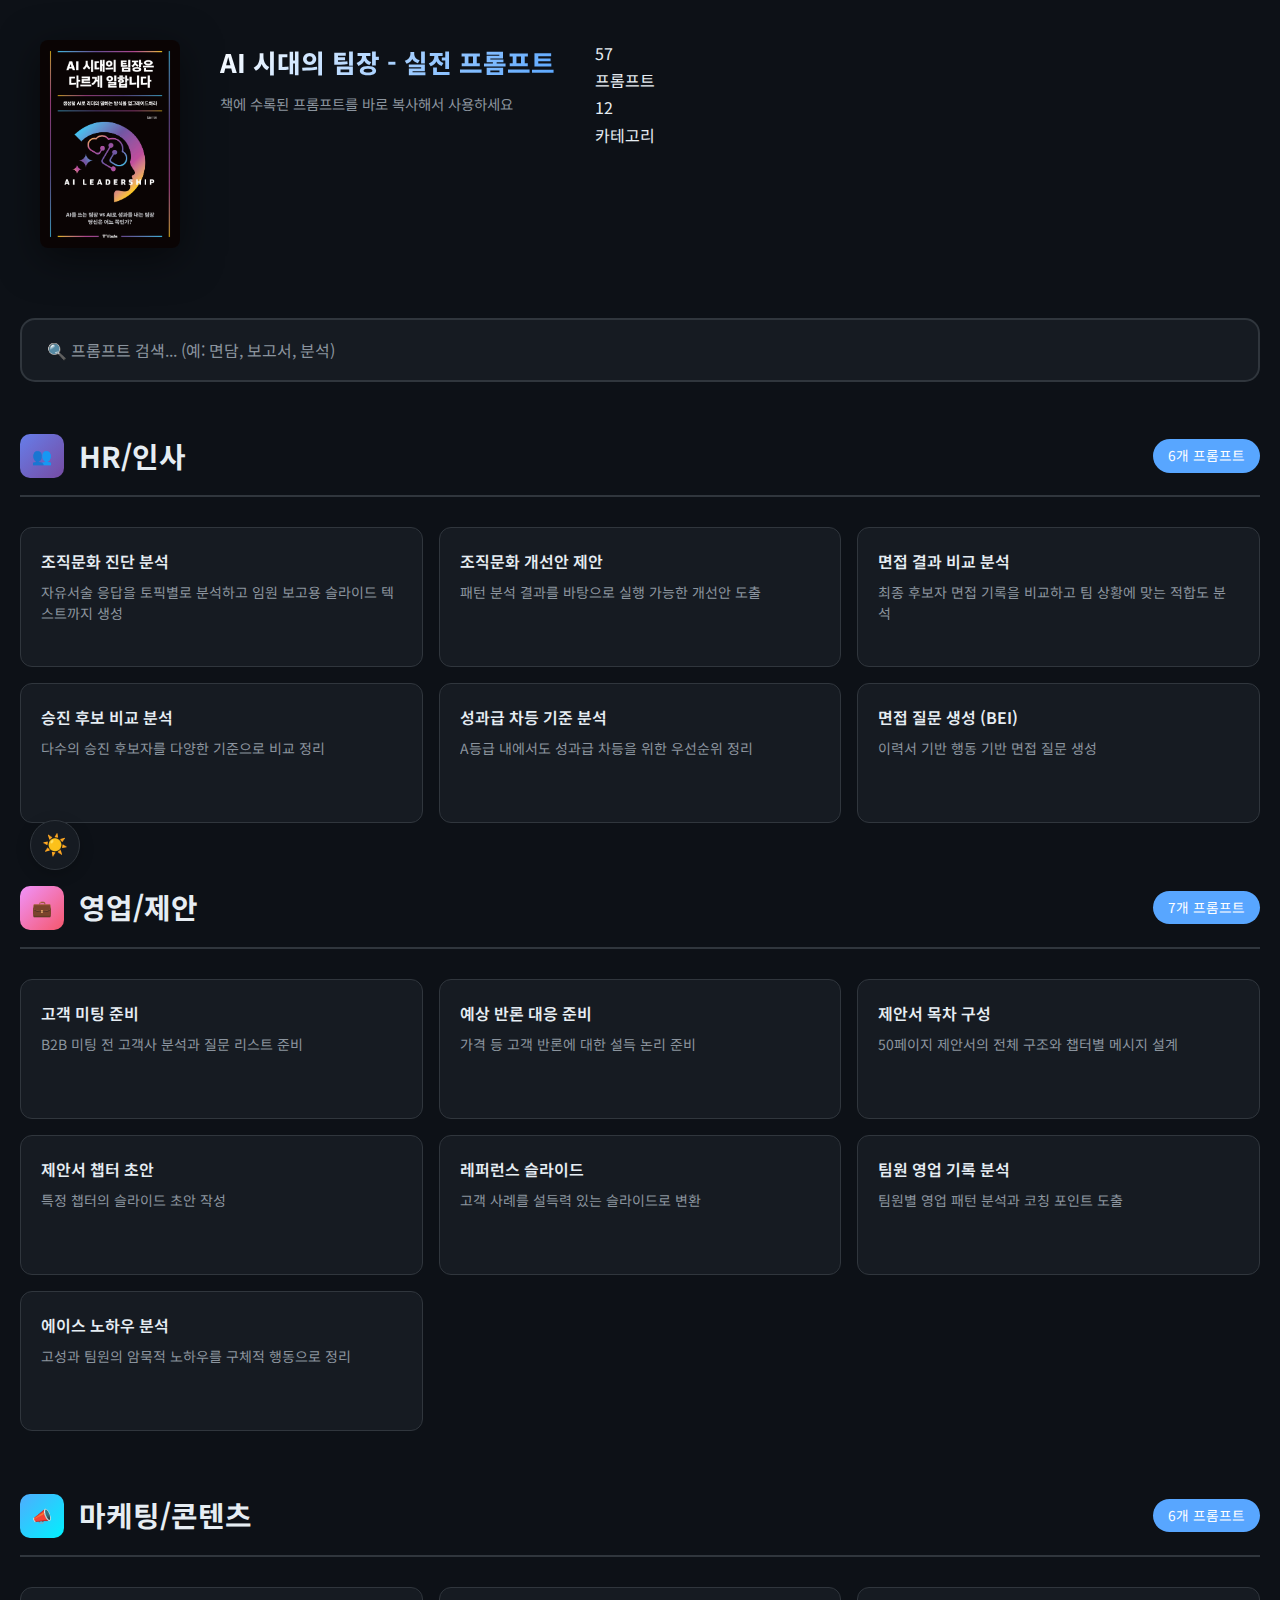
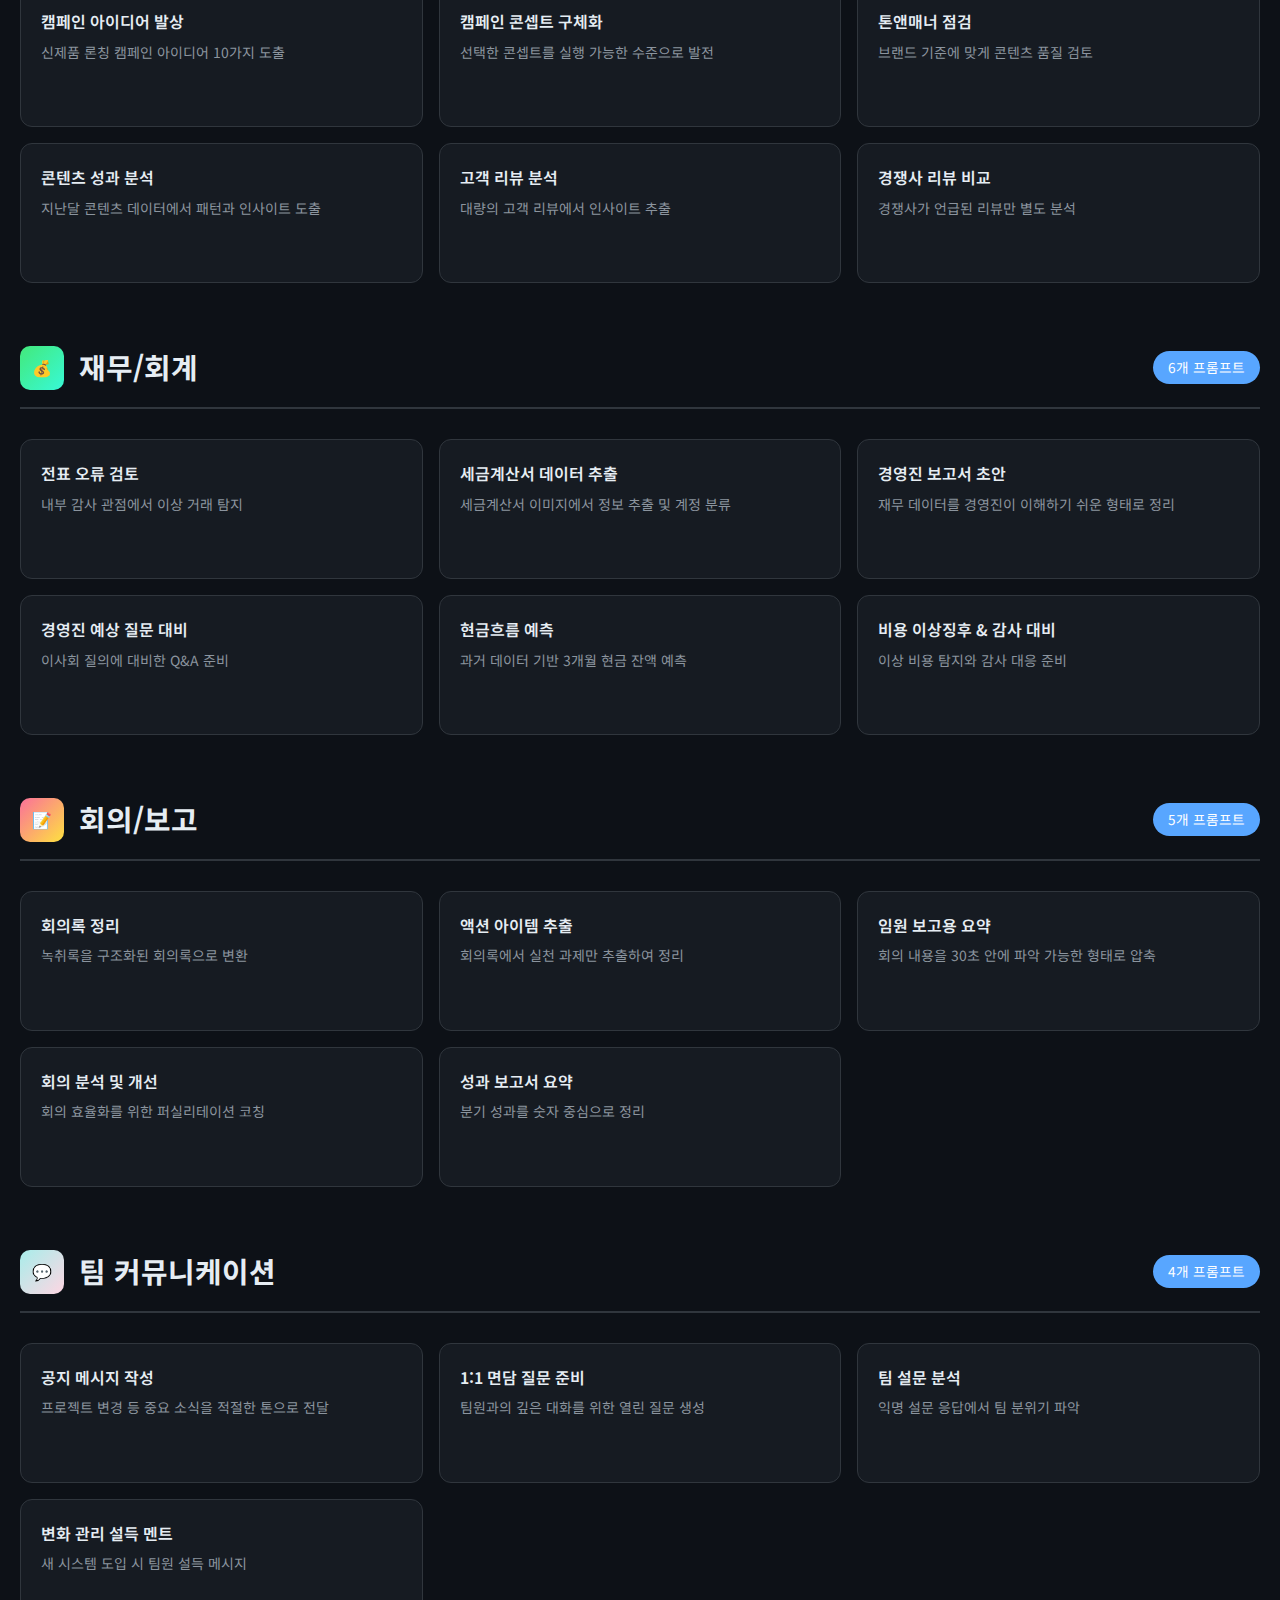
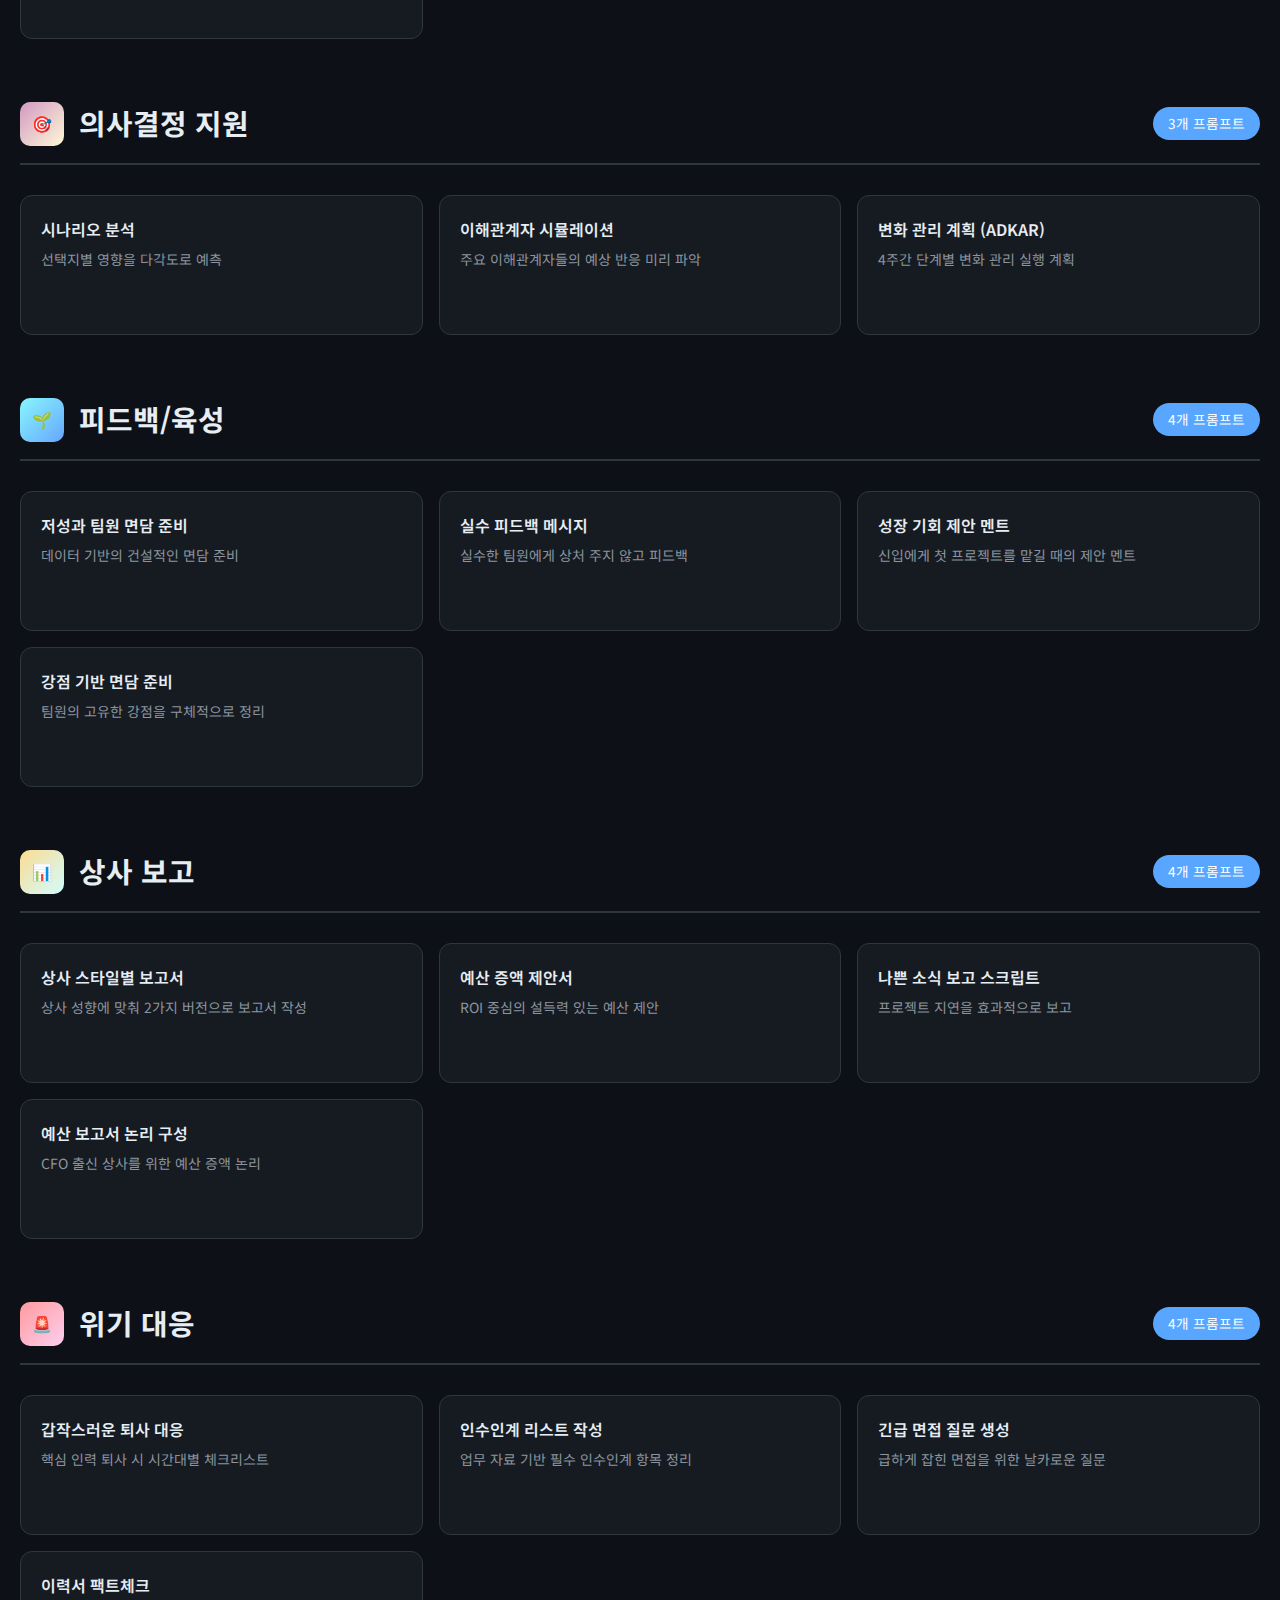
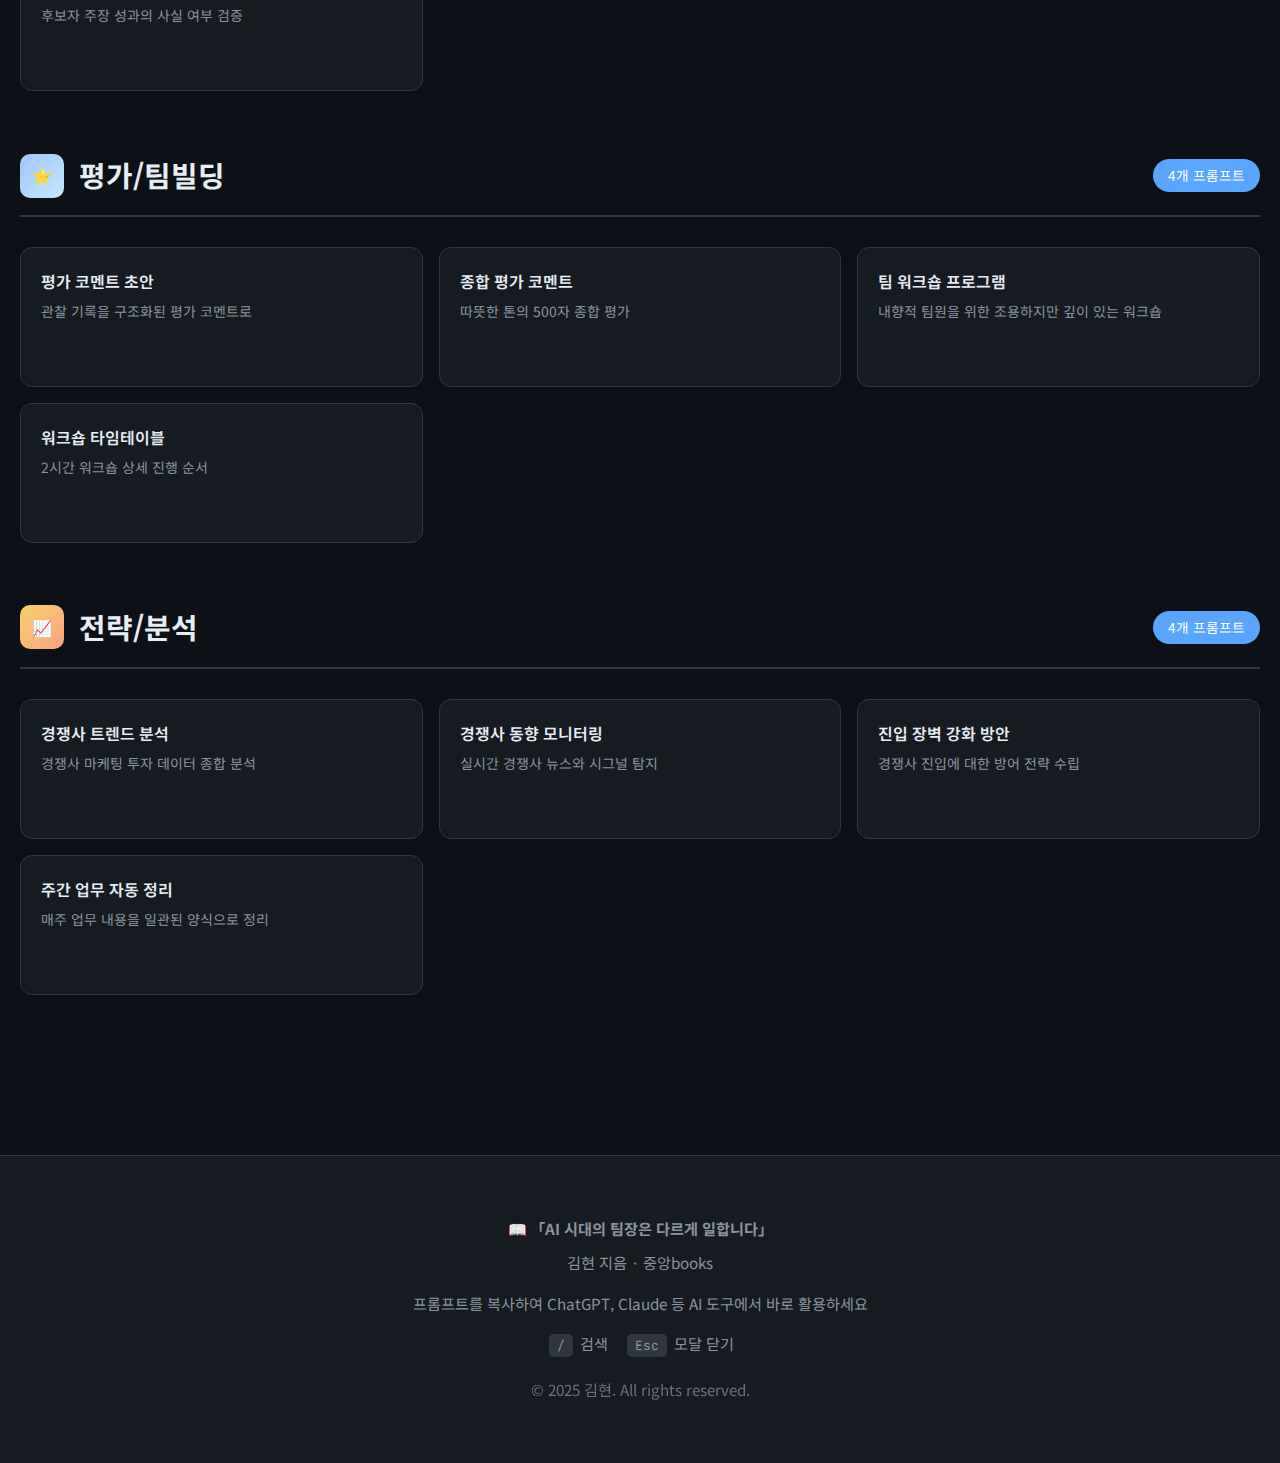
<file: prompts/index.html>
<!DOCTYPE html>
<html lang="ko">
<head>
    <meta charset="UTF-8">
    <meta name="viewport" content="width=device-width, initial-scale=1.0">
    <title>AI 시대의 팀장 - 실전 프롬프트 모음</title>
    <link href="https://fonts.googleapis.com/css2?family=Noto+Sans+KR:wght@300;400;500;700;900&family=JetBrains+Mono:wght@400;500&display=swap" rel="stylesheet">
    <link rel="stylesheet" href="styles.css">
</head>
<body>
    <section class="hero">
        <div class="hero-content">
            <img src="../images/Book3.jpg" alt="AI 시대의 팀장은 다르게 일합니다" class="book-cover">
            <div class="hero-text">
                <h1>AI 시대의 팀장 - 실전 프롬프트</h1>
                <p>책에 수록된 프롬프트를 바로 복사해서 사용하세요</p>
            </div>
            <div class="stats">
                <div class="stat">
                    <div class="stat-number">57</div>
                    <div class="stat-label">프롬프트</div>
                </div>
                <div class="stat">
                    <div class="stat-number">12</div>
                    <div class="stat-label">카테고리</div>
                </div>
            </div>
        </div>
    </section>

    <nav class="nav">
        <div class="nav-content">
            <div class="nav-title">카테고리 필터</div>
            <div class="category-filters">
                <button class="filter-btn active" data-category="all">전체 <span class="count">57</span></button>
                <button class="filter-btn liked-filter" data-category="liked">❤️ 좋아요 <span class="count">0</span></button>
                <button class="filter-btn" data-category="hr">HR/인사 <span class="count">6</span></button>
                <button class="filter-btn" data-category="sales">영업/제안 <span class="count">7</span></button>
                <button class="filter-btn" data-category="marketing">마케팅 <span class="count">6</span></button>
                <button class="filter-btn" data-category="finance">재무/회계 <span class="count">6</span></button>
                <button class="filter-btn" data-category="meeting">회의/보고 <span class="count">5</span></button>
                <button class="filter-btn" data-category="comm">팀 커뮤니케이션 <span class="count">4</span></button>
                <button class="filter-btn" data-category="decision">의사결정 <span class="count">3</span></button>
                <button class="filter-btn" data-category="feedback">피드백/육성 <span class="count">4</span></button>
                <button class="filter-btn" data-category="report">상사 보고 <span class="count">4</span></button>
                <button class="filter-btn" data-category="crisis">위기 대응 <span class="count">4</span></button>
                <button class="filter-btn" data-category="eval">평가/팀빌딩 <span class="count">4</span></button>
                <button class="filter-btn" data-category="strategy">전략/분석 <span class="count">4</span></button>
            </div>
        </div>
    </nav>

    <div class="search-container">
        <input type="text" class="search-box" placeholder="🔍 프롬프트 검색... (예: 면담, 보고서, 분석)" id="searchInput">
    </div>

    <main class="main-content" id="mainContent">
        
        <!-- HR/인사 -->
        <section class="category-section cat-hr" data-category="hr">
            <div class="category-header">
                <div class="category-icon">👥</div>
                <h2 class="category-title">HR/인사</h2>
                <span class="category-count">6개 프롬프트</span>
            </div>
            <div class="prompts-grid">
                <div class="prompt-card">
                    <div class="card-header">
                    <div class="card-header-text">
                        <h3 class="card-title">조직문화 진단 분석</h3>
                        <p class="card-desc">자유서술 응답을 토픽별로 분석하고 임원 보고용 슬라이드 텍스트까지 생성</p>
                    </div>
                    <div class="card-actions">
                        <button class="action-btn like-btn">🤍</button>
                    </div>
                </div>
                    <div class="card-body">
                        <div class="prompt-text">너는 HR 애널리스트야. 아래 '조직문화 진단 자유서술' 응답을 원문 기반으로만 요약해줘(추정, 과장 금지). 팀/이름 등 식별 정보는 [특정팀], [직원A]처럼 익명 처리하고, 각 항목마다 대표 인용(원문 그대로)을 반드시 포함해줘.

[조직문화 진단 자유서술 응답 300개 붙여넣기]

- 토픽 TOP 10(빈도순): 동의어 묶기(예: 성장/커리어/역량). 토픽별 요약 1문장 + 인용 2개
- 긍정 영역 3가지: 영역별 이유 2줄 + 인용 2개 + 유지/강화 1줄
- 개선 요청 3가지: 영역별 문제 2줄 + 인용 3개 + 개선 2개(Quick win 1, 구조적 1)
- 주목 의견 5개: 중복 없이 의미 1줄 + 인용 1개
- 임원 보고 슬라이드 텍스트 5장: 장당 제목 1 + 불릿 3 + 인용 1</div>
                    </div>
                </div>

                <div class="prompt-card">
                    <div class="card-header">
                    <div class="card-header-text">
                        <h3 class="card-title">조직문화 개선안 제안</h3>
                        <p class="card-desc">패턴 분석 결과를 바탕으로 실행 가능한 개선안 도출</p>
                    </div>
                    <div class="card-actions">
                        <button class="action-btn like-btn">🤍</button>
                    </div>
                </div>
                    <div class="card-body">
                        <div class="prompt-text">[패턴 분석 결과 첨부]

위 결과를 바탕으로 조직문화 개선안 3가지를 제안해줘

개선안마다 아래 내용을 포함해줘:
- 해결하려는 문제
- 구체적 실행 방법
- 기대 효과
- 예상 리스크와 대응 방안</div>
                    </div>
                </div>

                <div class="prompt-card">
                    <div class="card-header">
                    <div class="card-header-text">
                        <h3 class="card-title">면접 결과 비교 분석</h3>
                        <p class="card-desc">최종 후보자 면접 기록을 비교하고 팀 상황에 맞는 적합도 분석</p>
                    </div>
                    <div class="card-actions">
                        <button class="action-btn like-btn">🤍</button>
                    </div>
                </div>
                    <div class="card-body">
                        <div class="prompt-text">OO팀장 최종 후보 3명의 면접 결과를 비교 분석해줘.

[첨부: 각 후보별 면접 기록, 면접관 평가 코멘트]

다음 항목으로 정리할 것
1. 각 후보의 핵심 강점(2~3개)
2. 우려되는 점(1~2개)
3. 면접관 간 의견이 갈리는 지점과 그 이유 추정
4. 우리 팀 상황(공석 3개월, 빠른 팀 안정화 필요)에 비춰본 적합도</div>
                    </div>
                </div>

                <div class="prompt-card">
                    <div class="card-header">
                    <div class="card-header-text">
                        <h3 class="card-title">승진 후보 비교 분석</h3>
                        <p class="card-desc">다수의 승진 후보자를 다양한 기준으로 비교 정리</p>
                    </div>
                    <div class="card-actions">
                        <button class="action-btn like-btn">🤍</button>
                    </div>
                </div>
                    <div class="card-body">
                        <div class="prompt-text">승진 후보 15명을 비교 분석해줘.

[첨부: 각 후보의 최근 3년 평가 이력, 담당 프로젝트, 팀장 추천서]

다음을 정리할 것
1. 3년 연속 A등급 이상 유지한 인원
2. 리더십/팀 빌딩 경험이 언급된 인원
3. 현재 직급 체류 기간
4. 팀장 추천서에서 "승진 적합" 근거가 구체적인 인원 vs 모호한 인원</div>
                    </div>
                </div>

                <div class="prompt-card">
                    <div class="card-header">
                    <div class="card-header-text">
                        <h3 class="card-title">성과급 차등 기준 분석</h3>
                        <p class="card-desc">A등급 내에서도 성과급 차등을 위한 우선순위 정리</p>
                    </div>
                    <div class="card-actions">
                        <button class="action-btn like-btn">🤍</button>
                    </div>
                </div>
                    <div class="card-body">
                        <div class="prompt-text">A등급 30명의 성과급 차등 기준을 정리해야 해.

[첨부: A등급 대상자 30명의 평가서, 정량 성과, 팀장 추천 코멘트]

다음을 분석해줘
1. 정량 성과 상위 10명과 그 근거
2. 팀장 추천 코멘트에서 '핵심 기여', '대체 불가' 등 강한 표현이 있는 인원
3. 전년 대비 성장 폭이 큰 인원 5명
4. 위 기준들이 겹치는 인원(최우선 보상 대상 후보)</div>
                    </div>
                </div>

                <div class="prompt-card">
                    <div class="card-header">
                    <div class="card-header-text">
                        <h3 class="card-title">면접 질문 생성 (BEI)</h3>
                        <p class="card-desc">이력서 기반 행동 기반 면접 질문 생성</p>
                    </div>
                    <div class="card-actions">
                        <button class="action-btn like-btn">🤍</button>
                    </div>
                </div>
                    <div class="card-body">
                        <div class="prompt-text">이 후보자를 '마케팅 팀장'으로 채용하려 해.

[이력서 내용 붙여넣기]

이력서에 적힌 프로젝트 경험을 검증할 수 있는 날카로운 면접 질문 10개를 만들어줘.

단, "장단점이 무엇인가요?" 같은 뻔한 질문은 제외하고, 구체적인 문제 해결 과정을 묻는 행동 기반 질문(BEI) 위주로 작성해줘.</div>
                    </div>
                </div>
            </div>
        </section>

        <!-- 영업/제안 -->
        <section class="category-section cat-sales" data-category="sales">
            <div class="category-header">
                <div class="category-icon">💼</div>
                <h2 class="category-title">영업/제안</h2>
                <span class="category-count">7개 프롬프트</span>
            </div>
            <div class="prompts-grid">
                <div class="prompt-card">
                    <div class="card-header">
                    <div class="card-header-text">
                        <h3 class="card-title">고객 미팅 준비</h3>
                        <p class="card-desc">B2B 미팅 전 고객사 분석과 질문 리스트 준비</p>
                    </div>
                    <div class="card-actions">
                        <button class="action-btn like-btn">🤍</button>
                    </div>
                </div>
                    <div class="card-body">
                        <div class="prompt-text">너는 B2B 영업/컨설팅 담당이야. 아래를 미팅 준비용으로 간결하게 정리해줘. 가능하면 근거(출처/자료 유형)와 날짜를 함께 적고, 없으면 확인 필요로 표시해줘.

고객사: OO제조(직원 500명, 연매출 800억) / 산업: 자동차 부품 제조 / 목적: 품질 관리 솔루션 도입 검토

1. 최근 6개월 OO제조 주요 뉴스 3개(한 줄 요약)
2. 자동차 부품 업계 이슈 3~5개(품질/공급망/규제)
3. OO제조 품질관리 Pain point 5개(추정은 '가설')
4. 우리 솔루션 기여 지점 4개(Pain point → 기능/효과 매칭)
5. 미팅 질문 5개(현황 3 + 도입/의사결정 2)
6. 미팅 오프닝 2문장(관계 온도: 차가움/보통/따뜻함 중 '가설'로 표시)
7. 확인해야 할 사실 5개(출처 없으면 '확인 필요')
8. 팀장 의사결정 한 문장: '이번 미팅에서 우리가 얻어야 할 한 가지'

출력 형식: 번호 목록, 각 항목 1~2문장</div>
                    </div>
                </div>

                <div class="prompt-card">
                    <div class="card-header">
                    <div class="card-header-text">
                        <h3 class="card-title">예상 반론 대응 준비</h3>
                        <p class="card-desc">가격 등 고객 반론에 대한 설득 논리 준비</p>
                    </div>
                    <div class="card-actions">
                        <button class="action-btn like-btn">🤍</button>
                    </div>
                </div>
                    <div class="card-body">
                        <div class="prompt-text">우리 솔루션 특징:
- 도입 비용: 경쟁사 대비 20% 높음
- 구축 기간: 3개월
- ROI: 1년 이내 회수 가능

예상되는 고객 반론과 대응 논리를 정리해줘.
특히 가격 관련 반론에 대한 설득 논리를 구체적으로.</div>
                    </div>
                </div>

                <div class="prompt-card">
                    <div class="card-header">
                    <div class="card-header-text">
                        <h3 class="card-title">제안서 목차 구성</h3>
                        <p class="card-desc">50페이지 제안서의 전체 구조와 챕터별 메시지 설계</p>
                    </div>
                    <div class="card-actions">
                        <button class="action-btn like-btn">🤍</button>
                    </div>
                </div>
                    <div class="card-body">
                        <div class="prompt-text">너는 자동차 부품 업계 경험이 풍부한 B2B 제안서 전문가야. 아래 정보를 바탕으로 50페이지 제안서 목차를 만들어줘. 챕터별 핵심 메시지와 포함할 내용도 간단히 적어줘.

- 제안서 대상: ○○제조(자동차 부품 기업)
- 제안 내용: 품질 관리 솔루션 도입
- 고객 주요 관심사: 북미 수출 품질 기준 충족, 불량률 감소
- 우리 강점: 자동차 부품 업계 레퍼런스 15개, 평균 불량률 35% 감소</div>
                    </div>
                </div>

                <div class="prompt-card">
                    <div class="card-header">
                    <div class="card-header-text">
                        <h3 class="card-title">제안서 챕터 초안</h3>
                        <p class="card-desc">특정 챕터의 슬라이드 초안 작성</p>
                    </div>
                    <div class="card-actions">
                        <button class="action-btn like-btn">🤍</button>
                    </div>
                </div>
                    <div class="card-body">
                        <div class="prompt-text">[1장: ○○제조 이해]

다음 내용으로 슬라이드 3장 분량 초안을 만들어줘:
- 자동차 부품 산업의 품질 기준 변화 트렌드
- 북미 시장 진출 시 품질 요구 사항
- ○○제조 기업이 직면한 과제(공개 정보 기반)

각 슬라이드는 전문적이면서도 쉽게 읽히도록 작성해줘.
- 제목 1줄, 핵심 메시지 3~5개 bullet point, 필요한 경우 그래프/표 제안해줘.</div>
                    </div>
                </div>

                <div class="prompt-card">
                    <div class="card-header">
                    <div class="card-header-text">
                        <h3 class="card-title">레퍼런스 슬라이드</h3>
                        <p class="card-desc">고객 사례를 설득력 있는 슬라이드로 변환</p>
                    </div>
                    <div class="card-actions">
                        <button class="action-btn like-btn">🤍</button>
                    </div>
                </div>
                    <div class="card-body">
                        <div class="prompt-text">고객사: △△제조
도입 시기: 2025년 3월
주요 성과: 불량률 1.2%→ 0.4%, 재작업 비용 연 1.8억 원 절감
담당자 코멘트: "품질 데이터를 실시간으로 볼 수 있어서 문제 대응이 빨라졌다."

위 내용을 레퍼런스 슬라이드 1장으로 만들어줘. 숫자는 그래프로, 코멘트는 인용 형식으로.</div>
                    </div>
                </div>

                <div class="prompt-card">
                    <div class="card-header">
                    <div class="card-header-text">
                        <h3 class="card-title">팀원 영업 기록 분석</h3>
                        <p class="card-desc">팀원별 영업 패턴 분석과 코칭 포인트 도출</p>
                    </div>
                    <div class="card-actions">
                        <button class="action-btn like-btn">🤍</button>
                    </div>
                </div>
                    <div class="card-body">
                        <div class="prompt-text">너는 B2B 영업 코칭 경험이 풍부한 세일즈 매니저야. 첨부한 팀원 5명의 최근 한 달 영업 기록을 분석해줘.

- 팀원별 미팅 성사율, 제안서 전환율, 계약 성사율
- 각 팀원이 강한 영역과 약한 영역
- 영업 단계별로 누가 어디서 막히는지
- 팀원별로 다음 달 집중해야 할 포인트 한 가지</div>
                    </div>
                </div>

                <div class="prompt-card">
                    <div class="card-header">
                    <div class="card-header-text">
                        <h3 class="card-title">에이스 노하우 분석</h3>
                        <p class="card-desc">고성과 팀원의 암묵적 노하우를 구체적 행동으로 정리</p>
                    </div>
                    <div class="card-actions">
                        <button class="action-btn like-btn">🤍</button>
                    </div>
                </div>
                    <div class="card-body">
                        <div class="prompt-text">너는 영업 성과 분석 전문가야. 첨부한 2가지 데이터를 비교 분석해줘.

[첨부 1] 우리 팀 전체의 최근 3개월 영업 기록(미팅 메모, 제안서, 성사율)
[첨부 2] 박 대리의 최근 3개월 영업 기록(미팅 메모, 제안서, 성사율)

박 대리가 팀 평균보다 성과가 높은 이유를 찾아줘.
- 미팅 진행 방식에서 다른 점
- 제안서 구성에서 다른 점
- 고객 응대 타이밍에서 다른 점
- 계약 후 고객 관리에서 다른 점

다른 팀원이 바로 따라 할 수 있도록 구체적인 행동 단위로 정리해줘.</div>
                    </div>
                </div>
            </div>
        </section>

        <!-- 마케팅 -->
        <section class="category-section cat-marketing" data-category="marketing">
            <div class="category-header">
                <div class="category-icon">📣</div>
                <h2 class="category-title">마케팅/콘텐츠</h2>
                <span class="category-count">6개 프롬프트</span>
            </div>
            <div class="prompts-grid">
                <div class="prompt-card">
                    <div class="card-header">
                    <div class="card-header-text">
                        <h3 class="card-title">캠페인 아이디어 발상</h3>
                        <p class="card-desc">신제품 론칭 캠페인 아이디어 10가지 도출</p>
                    </div>
                    <div class="card-actions">
                        <button class="action-btn like-btn">🤍</button>
                    </div>
                </div>
                    <div class="card-body">
                        <div class="prompt-text">너는 뷰티 브랜드 캠페인 기획자야. 아래 조건으로 신제품 론칭 캠페인 아이디어 10가지를 제안해줘.

- 제품: 비타민C 세럼
- 타깃: 20~30대 여성
- 차별점: 민감성 피부도 사용 가능
- 경쟁 상황: 레드오션, 차별화 필요
- 예산: 중간 규모

각 아이디어마다 콘셉트 한 줄, 실행 방향 2~3줄로 작성해줘.</div>
                    </div>
                </div>

                <div class="prompt-card">
                    <div class="card-header">
                    <div class="card-header-text">
                        <h3 class="card-title">캠페인 콘셉트 구체화</h3>
                        <p class="card-desc">선택한 콘셉트를 실행 가능한 수준으로 발전</p>
                    </div>
                    <div class="card-actions">
                        <button class="action-btn like-btn">🤍</button>
                    </div>
                </div>
                    <div class="card-body">
                        <div class="prompt-text">'비타민C를 포기했던 사람들' 콘셉트로 캠페인을 발전시켜줘.

포함할 것:
1. 캠페인 슬로건 5가지
2. 타깃 페르소나(구체적 상황 묘사)
3. 메인 메시지와 서브 메시지
4. 채널별 실행 아이디어(인스타/유튜브/블로그)
5. 인플루언서 협업 방향</div>
                    </div>
                </div>

                <div class="prompt-card">
                    <div class="card-header">
                    <div class="card-header-text">
                        <h3 class="card-title">톤앤매너 점검</h3>
                        <p class="card-desc">브랜드 기준에 맞게 콘텐츠 품질 검토</p>
                    </div>
                    <div class="card-actions">
                        <button class="action-btn like-btn">🤍</button>
                    </div>
                </div>
                    <div class="card-body">
                        <div class="prompt-text">너는 브랜드 콘텐츠 품질을 관리하는 에디터야. 이번 주 발행 콘텐츠 5개를 브랜드 톤앤매너 기준에 따라 점검해줘.

[이번 주 발행 콘텐츠 5개 첨부]

브랜드 톤앤매너 기준:
- 친근하지만 전문적인
- 문장은 짧게, 이모지는 최소한
- '~하세요' 대신 '~해보세요'

분석 결과:
1. 콘텐츠별 톤 적합 여부(O/X)와 이유
2. 개선이 필요한 문장 3개씩: 원문 → 수정안
3. 5개 콘텐츠 간 톤 일관성 점수(10점 만점)
4. 팀원별 반복 패턴(작성자 정보가 없으면 생략)</div>
                    </div>
                </div>

                <div class="prompt-card">
                    <div class="card-header">
                    <div class="card-header-text">
                        <h3 class="card-title">콘텐츠 성과 분석</h3>
                        <p class="card-desc">지난달 콘텐츠 데이터에서 패턴과 인사이트 도출</p>
                    </div>
                    <div class="card-actions">
                        <button class="action-btn like-btn">🤍</button>
                    </div>
                </div>
                    <div class="card-body">
                        <div class="prompt-text">너는 콘텐츠 성과 분석 전문가야. 아래 콘텐츠 성과 데이터를 보고 인사이트를 정리해줘. 데이터에 없는 내용은 단정하지 말고 확인 필요로 표시해줘.

[지난달 콘텐츠 20개 성과 데이터 붙여넣기]

지표: 조회수, 체류 시간, 클릭률, 댓글 수(+가능하면 채널/유형/발행 요일·시간)

1. 성과 상위 5개 콘텐츠의 공통점
2. 성과 하위 5개 콘텐츠의 공통점과 개선 방향
3. 요일/시간대 패턴: 지표별 경향 요약(표본 적으면 참고 수준 표시)
4. 이번 달 콘텐츠 방향 제안 3가지(제안별 실행 방안 포함)</div>
                    </div>
                </div>

                <div class="prompt-card">
                    <div class="card-header">
                    <div class="card-header-text">
                        <h3 class="card-title">고객 리뷰 분석</h3>
                        <p class="card-desc">대량의 고객 리뷰에서 인사이트 추출</p>
                    </div>
                    <div class="card-actions">
                        <button class="action-btn like-btn">🤍</button>
                    </div>
                </div>
                    <div class="card-body">
                        <div class="prompt-text">너는 고객 리뷰 분석 전문가야. 지난 분기 고객 리뷰에서 인사이트를 도출해줘.

[고객 리뷰 500개 첨부]

분석 항목:
1. 자주 언급된 키워드 10개(긍정/부정 구분)
2. 제품별 만족도 패턴
3. 반복되는 불만 사항 Top 5
4. 재구매 의사 언급 비율
5. 경쟁사 대비 언급(있다면)

항목마다 대표 리뷰 원문을 예시로 들어줘.</div>
                    </div>
                </div>

                <div class="prompt-card">
                    <div class="card-header">
                    <div class="card-header-text">
                        <h3 class="card-title">경쟁사 리뷰 비교</h3>
                        <p class="card-desc">경쟁사가 언급된 리뷰만 별도 분석</p>
                    </div>
                    <div class="card-actions">
                        <button class="action-btn like-btn">🤍</button>
                    </div>
                </div>
                    <div class="card-body">
                        <div class="prompt-text">경쟁사 제품이 언급된 리뷰만 모아서 분석해줘.

분석 항목:
1. 경쟁사 대비 우리 제품의 장점으로 언급된 것
2. 경쟁사 대비 우리 제품의 단점으로 언급된 것
3. 경쟁사에서 우리로 갈아탄 이유
4. 우리에서 경쟁사로 갈아탄 이유(있다면)
5. 마케팅 메시지에 활용할 수 있는 포인트</div>
                    </div>
                </div>
            </div>
        </section>

        <!-- 재무/회계 -->
        <section class="category-section cat-finance" data-category="finance">
            <div class="category-header">
                <div class="category-icon">💰</div>
                <h2 class="category-title">재무/회계</h2>
                <span class="category-count">6개 프롬프트</span>
            </div>
            <div class="prompts-grid">
                <div class="prompt-card">
                    <div class="card-header">
                    <div class="card-header-text">
                        <h3 class="card-title">전표 오류 검토</h3>
                        <p class="card-desc">내부 감사 관점에서 이상 거래 탐지</p>
                    </div>
                    <div class="card-actions">
                        <button class="action-btn like-btn">🤍</button>
                    </div>
                </div>
                    <div class="card-body">
                        <div class="prompt-text">너는 내부 감사 관점에서 전표를 검토하는 전문가야. 아래 이번 달 전표 데이터에서 검토가 필요한 항목을 찾아줘.

[전표 데이터 첨부]

체크 포인트:
1. 동일 공급자에게 같은 금액이 중복 청구된 건
2. 같은 날 동일 거래처에 여러 건 결제된 건
3. 평소 거래 패턴과 다른 고액 거래
4. 주말이나 공휴일에 발생한 거래
5. 적요가 비어있거나 불명확한 건

항목별로 해당 건수와 구체적인 거래 내역을 알려줘.</div>
                    </div>
                </div>

                <div class="prompt-card">
                    <div class="card-header">
                    <div class="card-header-text">
                        <h3 class="card-title">세금계산서 데이터 추출</h3>
                        <p class="card-desc">세금계산서 이미지에서 정보 추출 및 계정 분류</p>
                    </div>
                    <div class="card-actions">
                        <button class="action-btn like-btn">🤍</button>
                    </div>
                </div>
                    <div class="card-body">
                        <div class="prompt-text">너는 재무회계 전표 처리 전문가야. 첨부한 세금계산서 이미지들에서 다음 정보를 추출하고, 계정과목까지 추천해줘.

추출 항목:
- 공급자 사업자등록번호, 상호
- 공급가액, 부가세, 합계금액
- 작성일자, 품목명

계정과목 분류 기준:
- 복리후생비: 직원 식대, 경조사비, 건강검진
- 접대비: 거래처 식사, 선물
- 소모품비: 사무용품, 비품
- 광고선전비: 온라인 광고, 판촉물

표 형식으로 정리하고, 계정 분류가 불확실한 건 '검토 필요'로 표시해줘.</div>
                    </div>
                </div>

                <div class="prompt-card">
                    <div class="card-header">
                    <div class="card-header-text">
                        <h3 class="card-title">경영진 보고서 초안</h3>
                        <p class="card-desc">재무 데이터를 경영진이 이해하기 쉬운 형태로 정리</p>
                    </div>
                    <div class="card-actions">
                        <button class="action-btn like-btn">🤍</button>
                    </div>
                </div>
                    <div class="card-body">
                        <div class="prompt-text">너는 이사회 보고 경험이 풍부한 CFO야. 첨부한 재무 데이터로 경영진 보고서 초안을 작성해줘.

[손익 데이터, 부문별 실적, 현금흐름표 첨부]

포함할 내용:
1. 매출, 영업이익, 순이익 요약
2. 전월/전년 동기 대비 증감
3. 예산 대비 달성률
4. 부문별 실적 비교 (상위 3개, 하위 3개)
5. 주요 비용 변동 (10% 이상 증감 항목)
6. 현금흐름 현황 및 전망

분량: A4 2~3장
숫자보다 의미 중심으로 작성해줘.</div>
                    </div>
                </div>

                <div class="prompt-card">
                    <div class="card-header">
                    <div class="card-header-text">
                        <h3 class="card-title">경영진 예상 질문 대비</h3>
                        <p class="card-desc">이사회 질의에 대비한 Q&A 준비</p>
                    </div>
                    <div class="card-actions">
                        <button class="action-btn like-btn">🤍</button>
                    </div>
                </div>
                    <div class="card-body">
                        <div class="prompt-text">CFO로서 이사회 질의에 대비하는 중이야. 위 보고서를 보고 경영진이 물을 수 있는 질문 5가지와 답변 방향을 정리해줘.

경영진 관심사:
- 연간 목표 달성 가능성
- 수익성 개선 방안
- 현금 유동성

질문별로:
- 예상 질문
- 핵심 답변 포인트
- 필요한 백업 데이터</div>
                    </div>
                </div>

                <div class="prompt-card">
                    <div class="card-header">
                    <div class="card-header-text">
                        <h3 class="card-title">현금흐름 예측</h3>
                        <p class="card-desc">과거 데이터 기반 3개월 현금 잔액 예측</p>
                    </div>
                    <div class="card-actions">
                        <button class="action-btn like-btn">🤍</button>
                    </div>
                </div>
                    <div class="card-body">
                        <div class="prompt-text">너는 기업 자금 관리 전문가야. 첨부한 과거 12개월 현금흐름 데이터와 향후 예정된 거래를 바탕으로 다음 3개월 현금 잔액을 예측해줘.

[월별 현금흐름 데이터, 예정된 매출/지출 내역 첨부]

분석 항목:
1. 월별 예상 현금 유입(매출 입금, 기타 수입)
2. 월별 예상 현금 유출(급여, 임차료, 매입 대금 등)
3. 월말 예상 현금 잔액
4. 현금 부족이 예상되는 시점
5. 과거 패턴에서 발견되는 계절성

낙관적 시나리오와 보수적 시나리오를 함께 보여줘.</div>
                    </div>
                </div>

                <div class="prompt-card">
                    <div class="card-header">
                    <div class="card-header-text">
                        <h3 class="card-title">비용 이상징후 & 감사 대비</h3>
                        <p class="card-desc">이상 비용 탐지와 감사 대응 준비</p>
                    </div>
                    <div class="card-actions">
                        <button class="action-btn like-btn">🤍</button>
                    </div>
                </div>
                    <div class="card-body">
                        <div class="prompt-text">너는 내부 통제와 외부 감사 대응 경험이 풍부한 재무 컨설턴트야. 첨부한 이번 분기 비용 데이터에서 이상 징후를 찾고, 감사 대비 방안까지 정리해줘.

[부서별/계정별 비용 데이터 첨부]

1단계 - 이상 징후 탐지:
- 전년 동기 대비 30% 이상 증가한 비용 항목
- 예산 대비 120% 이상 집행된 항목
- 특정 거래처에 지출이 집중된 경우
- 분기 말에 급격히 늘어난 비용

2단계 - 감사 대비:
- 감사인이 주목할 가능성(높음/중간/낮음)
- 예상 질문과 답변 방향
- 준비해둘 증빙 자료

금액이 크거나 설명이 어려운 항목 위주로 상세하게 작성해줘.</div>
                    </div>
                </div>
            </div>
        </section>

        <!-- 회의/보고 -->
        <section class="category-section cat-meeting" data-category="meeting">
            <div class="category-header">
                <div class="category-icon">📝</div>
                <h2 class="category-title">회의/보고</h2>
                <span class="category-count">5개 프롬프트</span>
            </div>
            <div class="prompts-grid">
                <div class="prompt-card">
                    <div class="card-header">
                    <div class="card-header-text">
                        <h3 class="card-title">회의록 정리</h3>
                        <p class="card-desc">녹취록을 구조화된 회의록으로 변환</p>
                    </div>
                    <div class="card-actions">
                        <button class="action-btn like-btn">🤍</button>
                    </div>
                </div>
                    <div class="card-body">
                        <div class="prompt-text">아래는 오늘 주간 회의 녹취록이야. 다음 양식으로 정리해줘

1. 핵심 결정 사항 (3줄 이내)
2. 주요 논의 내용 요약
3. 다음 회의에서 논의할 사항

[회의 녹취록 전문]</div>
                    </div>
                </div>

                <div class="prompt-card">
                    <div class="card-header">
                    <div class="card-header-text">
                        <h3 class="card-title">액션 아이템 추출</h3>
                        <p class="card-desc">회의록에서 실천 과제만 추출하여 정리</p>
                    </div>
                    <div class="card-actions">
                        <button class="action-btn like-btn">🤍</button>
                    </div>
                </div>
                    <div class="card-body">
                        <div class="prompt-text">아래 회의록에서 액션 아이템만 추출해줘

- 형식: [담당자]: [할 일] (기한: [날짜])
- 기한이 없으면 '기한 미정'으로 표시해줘

[회의 녹취록 전문]</div>
                    </div>
                </div>

                <div class="prompt-card">
                    <div class="card-header">
                    <div class="card-header-text">
                        <h3 class="card-title">임원 보고용 요약</h3>
                        <p class="card-desc">회의 내용을 30초 안에 파악 가능한 형태로 압축</p>
                    </div>
                    <div class="card-actions">
                        <button class="action-btn like-btn">🤍</button>
                    </div>
                </div>
                    <div class="card-body">
                        <div class="prompt-text">위 회의록을 임원 보고용으로 요약해줘

- 한 줄 요약
- 주요 결정 사항 (3개 이내)
- 필요한 지원/승인 사항

임원이 30초 안에 파악할 수 있게 간결하게 작성해줘</div>
                    </div>
                </div>

                <div class="prompt-card">
                    <div class="card-header">
                    <div class="card-header-text">
                        <h3 class="card-title">회의 분석 및 개선</h3>
                        <p class="card-desc">회의 효율화를 위한 퍼실리테이션 코칭</p>
                    </div>
                    <div class="card-actions">
                        <button class="action-btn like-btn">🤍</button>
                    </div>
                </div>
                    <div class="card-body">
                        <div class="prompt-text">우리 팀 회의가 자꾸 길어져. 스크립트를 분석해서 불필요하게 시간을 끈 주제가 무엇인지, 다음 회의부터는 어떻게 진행하면 30분 안에 끝낼 수 있을지 '퍼실리테이터' 관점에서 조언해줘.

[회의 녹취록 전문]</div>
                    </div>
                </div>

                <div class="prompt-card">
                    <div class="card-header">
                    <div class="card-header-text">
                        <h3 class="card-title">성과 보고서 요약</h3>
                        <p class="card-desc">분기 성과를 숫자 중심으로 정리</p>
                    </div>
                    <div class="card-actions">
                        <button class="action-btn like-btn">🤍</button>
                    </div>
                </div>
                    <div class="card-body">
                        <div class="prompt-text">3분기 주요 성과를 숫자 중심으로 요약해줘.

특히 다음 항목을 표로 정리해줘.
- 캠페인별 ROI(전 분기 대비 증감률 포함)
- 예산 대비 집행률
- 목표 대비 달성률

[성과 데이터 첨부]</div>
                    </div>
                </div>
            </div>
        </section>

        <!-- 팀 커뮤니케이션 -->
        <section class="category-section cat-comm" data-category="comm">
            <div class="category-header">
                <div class="category-icon">💬</div>
                <h2 class="category-title">팀 커뮤니케이션</h2>
                <span class="category-count">4개 프롬프트</span>
            </div>
            <div class="prompts-grid">
                <div class="prompt-card">
                    <div class="card-header">
                    <div class="card-header-text">
                        <h3 class="card-title">공지 메시지 작성</h3>
                        <p class="card-desc">프로젝트 변경 등 중요 소식을 적절한 톤으로 전달</p>
                    </div>
                    <div class="card-actions">
                        <button class="action-btn like-btn">🤍</button>
                    </div>
                </div>
                    <div class="card-body">
                        <div class="prompt-text">프로젝트 일정이 2주 연기됐어. 팀 채널에 공지할 메시지 작성해줘

- 사유: 협력사 일정 변경
- 팀원들이 준비한 건 예정대로 진행
- 솔직하고 긍정적인 톤으로
- 3~4문장으로 간결하게</div>
                    </div>
                </div>

                <div class="prompt-card">
                    <div class="card-header">
                    <div class="card-header-text">
                        <h3 class="card-title">1:1 면담 질문 준비</h3>
                        <p class="card-desc">팀원과의 깊은 대화를 위한 열린 질문 생성</p>
                    </div>
                    <div class="card-actions">
                        <button class="action-btn like-btn">🤍</button>
                    </div>
                </div>
                    <div class="card-body">
                        <div class="prompt-text">나는 OO팀 팀장이야. 다음 주에 김 대리와 1:1 면담이 있어.

- 입사 3년 차, 마케팅 담당
- 최근 SNS 캠페인 리드를 했는데 혼자 부담이 컸던 것 같음
- 평소 말수가 적고, 의견 표현 잘 하지 않는 스타일

이번 면담 목표: 프로젝트 회고, 어려웠던 점 듣기, 앞으로 방향 파악

"예/아니요"로 답할 수 없는 형식으로, 열린 질문 7개 만들어줘.</div>
                    </div>
                </div>

                <div class="prompt-card">
                    <div class="card-header">
                    <div class="card-header-text">
                        <h3 class="card-title">팀 설문 분석</h3>
                        <p class="card-desc">익명 설문 응답에서 팀 분위기 파악</p>
                    </div>
                    <div class="card-actions">
                        <button class="action-btn like-btn">🤍</button>
                    </div>
                </div>
                    <div class="card-body">
                        <div class="prompt-text">나는 OO팀 팀장이야. 우리 팀 분기 설문 응답 결과를 분석해줘.

[응답 전문]

1. 가장 많이 언급된 이슈 3가지 (빈도순)
2. 긍정적 피드백 요약
3. 개선 필요 영역 (우선순위순)
4. 전체 감정 톤 (만족/보통/불만 비율)</div>
                    </div>
                </div>

                <div class="prompt-card">
                    <div class="card-header">
                    <div class="card-header-text">
                        <h3 class="card-title">변화 관리 설득 멘트</h3>
                        <p class="card-desc">새 시스템 도입 시 팀원 설득 메시지</p>
                    </div>
                    <div class="card-actions">
                        <button class="action-btn like-btn">🤍</button>
                    </div>
                </div>
                    <div class="card-body">
                        <div class="prompt-text">팀원들을 설득할 때 쓸 메시지를 만들려고 해.

"회사를 위해 써야 한다"는 말 말고, 실무자 입장에서 "이 툴을 쓰면 내 야근이 줄어들고 내 업무가 편해진다(What's In It For Me)"는 점을 강조한 설득 멘트 3가지를 제안해줘.</div>
                    </div>
                </div>
            </div>
        </section>

        <!-- 의사결정 -->
        <section class="category-section cat-decision" data-category="decision">
            <div class="category-header">
                <div class="category-icon">🎯</div>
                <h2 class="category-title">의사결정 지원</h2>
                <span class="category-count">3개 프롬프트</span>
            </div>
            <div class="prompts-grid">
                <div class="prompt-card">
                    <div class="card-header">
                    <div class="card-header-text">
                        <h3 class="card-title">시나리오 분석</h3>
                        <p class="card-desc">선택지별 영향을 다각도로 예측</p>
                    </div>
                    <div class="card-actions">
                        <button class="action-btn like-btn">🤍</button>
                    </div>
                </div>
                    <div class="card-body">
                        <div class="prompt-text">개발팀이 데일리 스탠드업(매일 15분 회의)을 제안했어. 현재는 주 1회 60분 회의 중인데 속도가 느리다는 지적이 있어.

- 우리 팀: 5명, 회의 피로도 높음
- 개발팀: 애자일 익숙, 빠른 피드백 선호

3가지 시나리오로 분석해줘
A: 현행 유지 / B: 데일리 전환 / C: 2주 시범 운영

각각 즉시 결과, 중기 영향, 실패 시 리스크를 포함해서 정리해줘.</div>
                    </div>
                </div>

                <div class="prompt-card">
                    <div class="card-header">
                    <div class="card-header-text">
                        <h3 class="card-title">이해관계자 시뮬레이션</h3>
                        <p class="card-desc">주요 이해관계자들의 예상 반응 미리 파악</p>
                    </div>
                    <div class="card-actions">
                        <button class="action-btn like-btn">🤍</button>
                    </div>
                </div>
                    <div class="card-body">
                        <div class="prompt-text">새 업무 관리 시스템(연 1,200만 원) 도입을 제안하려고 해.

이해관계자 3명의 예상 반응을 시뮬레이션해줘.
- 김 부장 (상사): 보수적, ROI 중시
- 이 팀장 (IT): 기술 타당성 중시, 실무 부담 민감
- 박 대리 (실무자): 사용 편의성 중시

각자가 던질 질문 3개, 우려 사항 2개, 설득에 필요한 정보를 작성해줘.</div>
                    </div>
                </div>

                <div class="prompt-card">
                    <div class="card-header">
                    <div class="card-header-text">
                        <h3 class="card-title">변화 관리 계획 (ADKAR)</h3>
                        <p class="card-desc">4주간 단계별 변화 관리 실행 계획</p>
                    </div>
                    <div class="card-actions">
                        <button class="action-btn like-btn">🤍</button>
                    </div>
                </div>
                    <div class="card-body">
                        <div class="prompt-text">우리 팀(10명)에 새로운 업무 관리 툴을 도입해야 하는데 저항이 심해.

'변화 관리의 ADKAR 모델'을 적용해서, 도입 1주 차부터 4주 차까지의 단계별 실행 계획을 짜줘.

목표는 4주 뒤 전원이 툴을 능숙하게 쓰는 거야.</div>
                    </div>
                </div>
            </div>
        </section>

        <!-- 피드백/육성 -->
        <section class="category-section cat-feedback" data-category="feedback">
            <div class="category-header">
                <div class="category-icon">🌱</div>
                <h2 class="category-title">피드백/육성</h2>
                <span class="category-count">4개 프롬프트</span>
            </div>
            <div class="prompts-grid">
                <div class="prompt-card">
                    <div class="card-header">
                    <div class="card-header-text">
                        <h3 class="card-title">저성과 팀원 면담 준비</h3>
                        <p class="card-desc">데이터 기반의 건설적인 면담 준비</p>
                    </div>
                    <div class="card-actions">
                        <button class="action-btn like-btn">🤍</button>
                    </div>
                </div>
                    <div class="card-body">
                        <div class="prompt-text">너는 영업 팀원 코칭 전문가야. 첨부한 이 팀원의 최근 3개월 영업 기록을 보고 면담을 준비해줘.

- 잘한 점 2가지(구체적 사례와 함께)
- 개선이 필요한 점 한 가지(데이터 근거와 함께)
- 면담에서 던질 질문 3가지
- 다음 달 목표 제안

비난이 아니라 성장을 돕는 톤으로 작성해줘.</div>
                    </div>
                </div>

                <div class="prompt-card">
                    <div class="card-header">
                    <div class="card-header-text">
                        <h3 class="card-title">실수 피드백 메시지</h3>
                        <p class="card-desc">실수한 팀원에게 상처 주지 않고 피드백</p>
                    </div>
                    <div class="card-actions">
                        <button class="action-btn like-btn">🤍</button>
                    </div>
                </div>
                    <div class="card-body">
                        <div class="prompt-text">김 대리가 오늘 전사 회의에서 매출 수치를 잘못 보고했어. 임원이 현장에서 지적했고 김 대리가 많이 당황한 것 같은데, 카톡으로 피드백 메시지 보내려고 해.

- 실수는 누구나 할 수 있다는 것
- 나도 업무량 조절 못한 책임이 있다는 것
- 앞으로 어떻게 하면 좋을지 함께 고민하자는 것

2~3줄로 부담스럽지 않게 작성해줘.</div>
                    </div>
                </div>

                <div class="prompt-card">
                    <div class="card-header">
                    <div class="card-header-text">
                        <h3 class="card-title">성장 기회 제안 멘트</h3>
                        <p class="card-desc">신입에게 첫 프로젝트를 맡길 때의 제안 멘트</p>
                    </div>
                    <div class="card-actions">
                        <button class="action-btn like-btn">🤍</button>
                    </div>
                </div>
                    <div class="card-body">
                        <div class="prompt-text">박 사원(신입 6개월차)에게 첫 프로젝트를 맡기려고 해.

- 프로젝트: 고객 만족도 설문 설계 (3주)
- 박 사원: 지금까지 보조 역할만, 꼼꼼하고 성실, 자신감은 부족

1:1 면담에서 제안할 멘트 작성해줘.
- 충분히 할 수 있다는 믿음
- 실패해도 괜찮다는 안심
- 3~4문장으로</div>
                    </div>
                </div>

                <div class="prompt-card">
                    <div class="card-header">
                    <div class="card-header-text">
                        <h3 class="card-title">강점 기반 면담 준비</h3>
                        <p class="card-desc">팀원의 고유한 강점을 구체적으로 정리</p>
                    </div>
                    <div class="card-actions">
                        <button class="action-btn like-btn">🤍</button>
                    </div>
                </div>
                    <div class="card-body">
                        <div class="prompt-text">이 주임(콘텐츠 담당, 3년 차)과 면담 준비 중이야.

최근 6개월 관찰 내용
- 블로그 12개 작성, 조회수 30% 증가
- 다른 팀원이 놓친 오타/오류 자주 발견
- 회의에서 말은 적지만 한번 말하면 핵심을 찌름
- AI 도구 스터디 자발적으로 시작
- 아침 일찍 출근해서 집중 시간 확보

이 관찰을 바탕으로 정리해줘.
- 고유한 강점 3가지
- 각 강점 뒷받침하는 사례
- 강점을 더 키울 기회</div>
                    </div>
                </div>
            </div>
        </section>

        <!-- 상사 보고 -->
        <section class="category-section cat-report" data-category="report">
            <div class="category-header">
                <div class="category-icon">📊</div>
                <h2 class="category-title">상사 보고</h2>
                <span class="category-count">4개 프롬프트</span>
            </div>
            <div class="prompts-grid">
                <div class="prompt-card">
                    <div class="card-header">
                    <div class="card-header-text">
                        <h3 class="card-title">상사 스타일별 보고서</h3>
                        <p class="card-desc">상사 성향에 맞춰 2가지 버전으로 보고서 작성</p>
                    </div>
                    <div class="card-actions">
                        <button class="action-btn like-btn">🤍</button>
                    </div>
                </div>
                    <div class="card-body">
                        <div class="prompt-text">이번 주 프로젝트 진행 상황 보고서야.

[보고서 내용]

상사 특성
- 자주 하는 말: "핵심이 뭐야?", "숫자로 보여줘"
- 가끔 "배경이 뭐였지?"라고도 물음

2가지 버전으로 만들어줘:
- 버전 A: 숫자 중심, 간결형
- 버전 B: 맥락 포함, 설명형</div>
                    </div>
                </div>

                <div class="prompt-card">
                    <div class="card-header">
                    <div class="card-header-text">
                        <h3 class="card-title">예산 증액 제안서</h3>
                        <p class="card-desc">ROI 중심의 설득력 있는 예산 제안</p>
                    </div>
                    <div class="card-actions">
                        <button class="action-btn like-btn">🤍</button>
                    </div>
                </div>
                    <div class="card-body">
                        <div class="prompt-text">우리 팀에 마케팅 데이터 분석 도구 도입을 상사에게 요청하려고 해. 설득력 있는 제안서를 구성해줘.

- 연간 비용: 2,000만 원
- 현재: 팀원 1인당 주 8시간 데이터 정리 (5명 × 8시간 × 4주 = 월 160시간)
- 기대 효과: 50% 시간 절감
- 경쟁사 3곳 이미 사용 중

상사 성향은 보수적이며, ROI 중시하고, "다른 회사는?"이라는 질문을 자주 해.</div>
                    </div>
                </div>

                <div class="prompt-card">
                    <div class="card-header">
                    <div class="card-header-text">
                        <h3 class="card-title">나쁜 소식 보고 스크립트</h3>
                        <p class="card-desc">프로젝트 지연을 효과적으로 보고</p>
                    </div>
                    <div class="card-actions">
                        <button class="action-btn like-btn">🤍</button>
                    </div>
                </div>
                    <div class="card-body">
                        <div class="prompt-text">프로젝트가 2주 지연될 것 같은데, 상사에게 어떻게 보고해야 할지 보고용 스크립트를 작성해줘.

- 원래 4주 → 6주 필요
- 원인: 협력사 일정 변동 + 기술 이슈
- 이미 재협상으로 4주 → 2주로 줄임
- 현재 진행률: 70%

상사 성향: 문제보다 해결책에 관심, "왜 미리 몰랐나?" 자주 질문하는 스타일

보고 스크립트는 아래와 같이 작성해줘.
- 결론 먼저
- 원인 (변명 아니게)
- 이미 취한 조치
- 앞으로 계획</div>
                    </div>
                </div>

                <div class="prompt-card">
                    <div class="card-header">
                    <div class="card-header-text">
                        <h3 class="card-title">예산 보고서 논리 구성</h3>
                        <p class="card-desc">CFO 출신 상사를 위한 예산 증액 논리</p>
                    </div>
                    <div class="card-actions">
                        <button class="action-btn like-btn">🤍</button>
                    </div>
                </div>
                    <div class="card-body">
                        <div class="prompt-text">나는 마케팅 팀장이고, 내년 예산 20% 증액을 설득해야 해.

상사는 '비용 절감'을 최우선으로 생각하는 CFO 출신이야.

"지금 예산을 늘리는 것이 결과적으로 비용을 아끼는 길(고효율)"이라는 논리의 기획안 목차와 핵심 메시지를 잡아줘.

[참고: 경쟁사 마케팅 투자 트렌드 데이터]</div>
                    </div>
                </div>
            </div>
        </section>

        <!-- 위기 대응 -->
        <section class="category-section cat-crisis" data-category="crisis">
            <div class="category-header">
                <div class="category-icon">🚨</div>
                <h2 class="category-title">위기 대응</h2>
                <span class="category-count">4개 프롬프트</span>
            </div>
            <div class="prompts-grid">
                <div class="prompt-card">
                    <div class="card-header">
                    <div class="card-header-text">
                        <h3 class="card-title">갑작스러운 퇴사 대응</h3>
                        <p class="card-desc">핵심 인력 퇴사 시 시간대별 체크리스트</p>
                    </div>
                    <div class="card-actions">
                        <button class="action-btn like-btn">🤍</button>
                    </div>
                </div>
                    <div class="card-body">
                        <div class="prompt-text">핵심 팀원이 갑자기 퇴사를 통보했어. 진행 중인 프로젝트가 3개인데 인수인계 계획이 없어.

리더로서 남은 3일 동안 어떤 순서로 대응해야 할지, 시간대별 체크리스트를 만들어줘.

우선순위는 '업무 공백 최소화'와 '남은 팀원의 동요 방지'야.</div>
                    </div>
                </div>

                <div class="prompt-card">
                    <div class="card-header">
                    <div class="card-header-text">
                        <h3 class="card-title">인수인계 리스트 작성</h3>
                        <p class="card-desc">업무 자료 기반 필수 인수인계 항목 정리</p>
                    </div>
                    <div class="card-actions">
                        <button class="action-btn like-btn">🤍</button>
                    </div>
                </div>
                    <div class="card-body">
                        <div class="prompt-text">이 자료들을 바탕으로 퇴사자가 후임자에게 반드시 넘겨줘야 할 '필수 인수인계 리스트'를 작성해줘.

[최근 주간 보고서와 업무 폴더 목록 첨부]

항목별로 현재 진행률과 리스크(중요도)를 표시해줘.</div>
                    </div>
                </div>

                <div class="prompt-card">
                    <div class="card-header">
                    <div class="card-header-text">
                        <h3 class="card-title">긴급 면접 질문 생성</h3>
                        <p class="card-desc">급하게 잡힌 면접을 위한 날카로운 질문</p>
                    </div>
                    <div class="card-actions">
                        <button class="action-btn like-btn">🤍</button>
                    </div>
                </div>
                    <div class="card-body">
                        <div class="prompt-text">이 후보자를 '마케팅 팀장'으로 채용하려 해.

[이력서 내용 붙여넣기]

이력서에 적힌 프로젝트 경험을 검증할 수 있는 날카로운 면접 질문 10개를 만들어줘.

단, "장단점이 무엇인가요?" 같은 뻔한 질문은 제외하고, 구체적인 문제 해결 과정을 묻는 행동 기반 질문(BEI) 위주로 작성해줘.</div>
                    </div>
                </div>

                <div class="prompt-card">
                    <div class="card-header">
                    <div class="card-header-text">
                        <h3 class="card-title">이력서 팩트체크</h3>
                        <p class="card-desc">후보자 주장 성과의 사실 여부 검증</p>
                    </div>
                    <div class="card-actions">
                        <button class="action-btn like-btn">🤍</button>
                    </div>
                </div>
                    <div class="card-body">
                        <div class="prompt-text">이력서에 언급된 '2023년 OO 프로젝트 대상 수상'과 'XX 캠페인 매출 200% 성장'이 사실인지 관련 기사나 보도 자료를 찾아줘.</div>
                    </div>
                </div>
            </div>
        </section>

        <!-- 평가/팀빌딩 -->
        <section class="category-section cat-eval" data-category="eval">
            <div class="category-header">
                <div class="category-icon">⭐</div>
                <h2 class="category-title">평가/팀빌딩</h2>
                <span class="category-count">4개 프롬프트</span>
            </div>
            <div class="prompts-grid">
                <div class="prompt-card">
                    <div class="card-header">
                    <div class="card-header-text">
                        <h3 class="card-title">평가 코멘트 초안</h3>
                        <p class="card-desc">관찰 기록을 구조화된 평가 코멘트로</p>
                    </div>
                    <div class="card-actions">
                        <button class="action-btn like-btn">🤍</button>
                    </div>
                </div>
                    <div class="card-body">
                        <div class="prompt-text">이 팀원(3년 차 마케터)의 지난 1년 관찰 기록이야.

- 블로그 콘텐츠 12개 작성(조회수 30% 상승)
- 회의 때 말은 없지만 핵심을 찌르는 질문을 함
- 오타나 오류를 잘 잡아냄

이 내용을 바탕으로 이 사람만의 '고유한 강점' 3가지를 키워드로 뽑고, 각 강점을 뒷받침하는 평가 코멘트 초안을 작성해줘.</div>
                    </div>
                </div>

                <div class="prompt-card">
                    <div class="card-header">
                    <div class="card-header-text">
                        <h3 class="card-title">종합 평가 코멘트</h3>
                        <p class="card-desc">따뜻한 톤의 500자 종합 평가</p>
                    </div>
                    <div class="card-actions">
                        <button class="action-btn like-btn">🤍</button>
                    </div>
                </div>
                    <div class="card-body">
                        <div class="prompt-text">위 내용을 바탕으로 500자 내외의 종합 평가 코멘트를 작성해줘.

단, 딱딱한 보고서 말투가 아니라, 팀장의 애정이 느껴지는 정중하고 따뜻한 톤으로 수정해줘.

"당신 덕분에 우리 팀이 성장했다"라는 메시지가 잘 드러나야 해.</div>
                    </div>
                </div>

                <div class="prompt-card">
                    <div class="card-header">
                    <div class="card-header-text">
                        <h3 class="card-title">팀 워크숍 프로그램</h3>
                        <p class="card-desc">내향적 팀원을 위한 조용하지만 깊이 있는 워크숍</p>
                    </div>
                    <div class="card-actions">
                        <button class="action-btn like-btn">🤍</button>
                    </div>
                </div>
                    <div class="card-body">
                        <div class="prompt-text">우리 팀은 내향적인 성향의 개발자와 디자이너 6명으로 구성되어 있어.

억지로 몸을 쓰거나 술을 마시는 회식 말고, 서로의 강점을 발견할 수 있는 '조용하지만 깊이 있는' 2시간짜리 실내 워크숍 프로그램 3가지를 제안해줘.

준비물과 진행 방법도 포함해줘.</div>
                    </div>
                </div>

                <div class="prompt-card">
                    <div class="card-header">
                    <div class="card-header-text">
                        <h3 class="card-title">워크숍 타임테이블</h3>
                        <p class="card-desc">2시간 워크숍 상세 진행 순서</p>
                    </div>
                    <div class="card-actions">
                        <button class="action-btn like-btn">🤍</button>
                    </div>
                </div>
                    <div class="card-body">
                        <div class="prompt-text">'나의 사용설명서' 공유회를 메인으로 해서 2시간짜리 워크숍 큐시트(타임테이블)를 짜줘.

오프닝(아이스브레이킹)부터 작성 시간, 발표 및 피드백, 마무리까지 시간 배분을 해줘.</div>
                    </div>
                </div>
            </div>
        </section>

        <!-- 전략/분석 -->
        <section class="category-section cat-strategy" data-category="strategy">
            <div class="category-header">
                <div class="category-icon">📈</div>
                <h2 class="category-title">전략/분석</h2>
                <span class="category-count">4개 프롬프트</span>
            </div>
            <div class="prompts-grid">
                <div class="prompt-card">
                    <div class="card-header">
                    <div class="card-header-text">
                        <h3 class="card-title">경쟁사 트렌드 분석</h3>
                        <p class="card-desc">경쟁사 마케팅 투자 데이터 종합 분석</p>
                    </div>
                    <div class="card-actions">
                        <button class="action-btn like-btn">🤍</button>
                    </div>
                </div>
                    <div class="card-body">
                        <div class="prompt-text">너는 10년 경력의 마케팅 전략 컨설턴트야. 우리는 식품업계 3위, 주요 타깃은 2030 세대야. 경쟁사 A, B, C의 2025년 분기별 마케팅 투자 비율이야

- A사: TV 60%→40%, 디지털 40%→60%
- B사: TV 50%→30%, 디지털 50%→70%
- C사: TV 70%→50%, 디지털 30%→50%

이 데이터를 분석해서 표로 정리해줘
1. 3개 회사 공통 트렌드
2. 우리 회사(TV 70%, 디지털 30%)와의 차이점
3. 2026년 예상 변화
4. 우리가 취해야 할 액션</div>
                    </div>
                </div>

                <div class="prompt-card">
                    <div class="card-header">
                    <div class="card-header-text">
                        <h3 class="card-title">경쟁사 동향 모니터링</h3>
                        <p class="card-desc">실시간 경쟁사 뉴스와 시그널 탐지</p>
                    </div>
                    <div class="card-actions">
                        <button class="action-btn like-btn">🤍</button>
                    </div>
                </div>
                    <div class="card-body">
                        <div class="prompt-text">이번 주 [경쟁사 A, B]와 관련된 주요 뉴스, 신제품 출시, 고객 리뷰 이슈를 정리해줘.

특히 우리가 놓치면 안 될 '특이한 움직임(시그널)'이 있다면 별도로 강조해줘.</div>
                    </div>
                </div>

                <div class="prompt-card">
                    <div class="card-header">
                    <div class="card-header-text">
                        <h3 class="card-title">진입 장벽 강화 방안</h3>
                        <p class="card-desc">경쟁사 진입에 대한 방어 전략 수립</p>
                    </div>
                    <div class="card-actions">
                        <button class="action-btn like-btn">🤍</button>
                    </div>
                </div>
                    <div class="card-body">
                        <div class="prompt-text">경쟁사 A가 B2B 시장으로 진출하려는 움직임이 포착됐어.

우리는 이미 B2B 시장 점유율 1위야.

우리의 1위 자리를 지키기 위해 선제적으로 취해야 할 '방어 전략'과 경쟁사의 진입을 어렵게 만들 '진입 장벽 강화 방안'을 제안해줘.</div>
                    </div>
                </div>

                <div class="prompt-card">
                    <div class="card-header">
                    <div class="card-header-text">
                        <h3 class="card-title">주간 업무 자동 정리</h3>
                        <p class="card-desc">매주 업무 내용을 일관된 양식으로 정리</p>
                    </div>
                    <div class="card-actions">
                        <button class="action-btn like-btn">🤍</button>
                    </div>
                </div>
                    <div class="card-body">
                        <div class="prompt-text">앞으로 내가 매주 업무 내용을 줄 텐데, 아래 양식에 맞춰서 정리해줘.

1. 이번 주 완료한 일 (성과 중심)
2. 진행 중인 일 (진행률 %)
3. 다음 주 계획
4. 이슈/요청 사항

[이번 주 업무 내용]</div>
                    </div>
                </div>
            </div>
        </section>

    </main>

    <footer class="footer">
        <p class="footer-book">📖 「AI 시대의 팀장은 다르게 일합니다」</p>
        <p class="footer-author">김현 지음 · 중앙books</p>
        <p class="footer-desc">프롬프트를 복사하여 ChatGPT, Claude 등 AI 도구에서 바로 활용하세요</p>
        <p class="keyboard-hint">
            <kbd>/</kbd> 검색 &nbsp;&nbsp; <kbd>Esc</kbd> 모달 닫기
        </p>
        <p class="footer-copyright">© 2025 김현. All rights reserved.</p>
    </footer>

    <!-- Modal -->
    <div class="modal-overlay" id="modalOverlay">
        <div class="modal">
            <div class="modal-header">
                <div class="modal-header-text">
                    <div class="modal-id" id="modalId">#HR-01</div>
                    <h2 class="modal-title" id="modalTitle">프롬프트 제목</h2>
                    <p class="modal-desc" id="modalDesc">프롬프트 설명</p>
                </div>
                <button class="modal-close" id="modalClose">✕</button>
            </div>
            <div class="modal-body">
                <div class="modal-prompt-text" id="modalPromptText">프롬프트 내용</div>
            </div>
            <div class="modal-footer">
                <button class="modal-btn copy-btn" id="modalCopyBtn">📋 프롬프트 복사하기</button>
                <button class="modal-btn like-btn" id="modalLikeBtn">🤍 좋아요</button>
                <button class="modal-btn share-btn" id="modalShareBtn">🔗 공유</button>
            </div>
        </div>
    </div>

    <!-- Theme Toggle -->
    <button class="theme-toggle" id="themeToggle" title="라이트 모드로 전환">☀️</button>

    <div class="toast" id="toast">✅ 프롬프트가 클립보드에 복사되었습니다!</div>

    <script src="script.js"></script>
</body>
</html>
</file>
<file: prompts/styles.css>
/* Dark Mode (default) - Google AI Studio Style */
:root {
    --primary: #0d1117;
    --secondary: #161b22;
    --accent: #58a6ff;
    --accent-light: #79c0ff;
    --accent-gradient: linear-gradient(135deg, #58a6ff 0%, #a371f7 100%);
    --text: #e6edf3;
    --text-muted: #8b949e;
    --card-bg: #161b22;
    --border: #30363d;
    --border-gradient: linear-gradient(135deg, #58a6ff33, #a371f733);
    --like-color: #f85149;
    --prompt-bg: #0d1117;
    --prompt-text: #c9d1d9;
    --glow-color: rgba(88, 166, 255, 0.15);
}

/* Light Mode */
[data-theme="light"] {
    --primary: #f6f8fa;
    --secondary: #ffffff;
    --accent: #0969da;
    --accent-light: #218bff;
    --accent-gradient: linear-gradient(135deg, #0969da 0%, #8250df 100%);
    --text: #1f2328;
    --text-muted: #656d76;
    --card-bg: #ffffff;
    --border: #d0d7de;
    --border-gradient: linear-gradient(135deg, #0969da33, #8250df33);
    --like-color: #cf222e;
    --prompt-bg: #f6f8fa;
    --prompt-text: #424a53;
    --glow-color: rgba(9, 105, 218, 0.1);
}

[data-theme="light"] .hero h1 {
    background: linear-gradient(135deg, #1f2328 0%, #0969da 100%);
    -webkit-background-clip: text;
    -webkit-text-fill-color: transparent;
    background-clip: text;
}

* {
    margin: 0;
    padding: 0;
    box-sizing: border-box;
}

body {
    font-family: 'Noto Sans KR', sans-serif;
    background: var(--primary);
    color: var(--text);
    line-height: 1.7;
    min-height: 100vh;
}

/* Hero Section - Integrated Design */
.hero {
    background: var(--primary);
    padding: 40px 20px;
    position: relative;
}

.hero-content {
    position: relative;
    z-index: 1;
    max-width: 1200px;
    margin: 0 auto;
    display: flex;
    align-items: flex-start;
    gap: 40px;
}

/* Book Cover with Glow */
.book-cover-wrapper {
    flex-shrink: 0;
    position: relative;
}

.book-cover-wrapper::before {
    content: '';
    position: absolute;
    inset: -8px;
    background: var(--accent-gradient);
    border-radius: 12px;
    opacity: 0.6;
    filter: blur(20px);
    z-index: -1;
}

.book-cover {
    width: 140px;
    height: auto;
    border-radius: 8px;
    box-shadow: 0 10px 40px rgba(0, 0, 0, 0.5);
    transition: transform 0.3s ease;
    display: block;
}

.book-cover:hover {
    transform: scale(1.03);
}

/* Hero Main Content */
.hero-main {
    flex: 1;
    display: flex;
    flex-direction: column;
    gap: 20px;
}

.hero-text {
    text-align: left;
}

.hero h1 {
    font-size: 1.6rem;
    font-weight: 800;
    margin-bottom: 8px;
    background: linear-gradient(135deg, #fff 0%, #58a6ff 100%);
    -webkit-background-clip: text;
    -webkit-text-fill-color: transparent;
    background-clip: text;
}

.hero p {
    font-size: 0.9rem;
    color: var(--text-muted);
    margin: 0;
}

/* Hero Categories */
.hero-categories {
    display: flex;
    flex-wrap: wrap;
    gap: 8px;
}

/* Navigation - Hidden (moved to hero) */
.nav {
    display: none;
}

.nav-content {
    display: none;
}

.nav-title {
    display: none;
}

.category-filters {
    display: flex;
    flex-wrap: wrap;
    gap: 10px;
}

.filter-btn {
    padding: 8px 14px;
    border: 1px solid var(--border);
    background: var(--secondary);
    color: var(--text-muted);
    border-radius: 8px;
    cursor: pointer;
    font-size: 0.8rem;
    transition: all 0.2s ease;
    font-family: 'Noto Sans KR', sans-serif;
    font-weight: 500;
}

.filter-btn:hover {
    border-color: var(--accent);
    color: var(--text);
    background: var(--card-bg);
}

.filter-btn.active {
    background: var(--accent);
    border-color: var(--accent);
    color: white;
}

.filter-btn.liked-filter {
    border-color: var(--like-color);
    color: var(--like-color);
}

.filter-btn.liked-filter:hover, .filter-btn.liked-filter.active {
    background: var(--like-color);
    color: white;
}

.filter-btn .count {
    background: rgba(255,255,255,0.2);
    padding: 2px 8px;
    border-radius: 10px;
    font-size: 0.8rem;
    margin-left: 5px;
}

/* Search */
.search-container {
    max-width: 1400px;
    margin: 30px auto;
    padding: 0 20px;
}

.search-box {
    width: 100%;
    padding: 18px 25px;
    border: 2px solid var(--border);
    background: var(--card-bg);
    color: var(--text);
    border-radius: 15px;
    font-size: 1rem;
    font-family: 'Noto Sans KR', sans-serif;
    transition: border-color 0.3s ease;
}

.search-box:focus {
    outline: none;
    border-color: var(--accent);
}

.search-box::placeholder {
    color: var(--text-muted);
}

/* Main Content */
.main-content {
    max-width: 1400px;
    margin: 0 auto;
    padding: 20px;
}

/* Category Section */
.category-section {
    margin-bottom: 60px;
}

.category-header {
    display: flex;
    align-items: center;
    gap: 15px;
    margin-bottom: 30px;
    padding-bottom: 15px;
    border-bottom: 2px solid var(--border);
}

.category-icon {
    width: 44px;
    height: 44px;
    border-radius: 10px;
    display: flex;
    align-items: center;
    justify-content: center;
    color: white;
}

.category-icon svg {
    width: 22px;
    height: 22px;
}

.category-title {
    font-size: 1.8rem;
    font-weight: 700;
}

.category-count {
    background: var(--accent);
    color: white;
    padding: 5px 15px;
    border-radius: 20px;
    font-size: 0.85rem;
    margin-left: auto;
}

/* Prompt Cards - Google AI Studio Style */
.prompts-grid {
    display: grid;
    grid-template-columns: repeat(auto-fill, minmax(350px, 1fr));
    gap: 16px;
}

.prompt-card {
    background: var(--card-bg);
    border: 1px solid var(--border);
    border-radius: 12px;
    overflow: hidden;
    transition: all 0.3s ease;
    cursor: pointer;
    height: auto;
    min-height: 140px;
    display: flex;
    flex-direction: column;
    position: relative;
}

.prompt-card::before {
    content: '';
    position: absolute;
    inset: 0;
    border-radius: 12px;
    padding: 1px;
    background: linear-gradient(135deg, transparent 0%, transparent 100%);
    -webkit-mask: linear-gradient(#fff 0 0) content-box, linear-gradient(#fff 0 0);
    mask: linear-gradient(#fff 0 0) content-box, linear-gradient(#fff 0 0);
    -webkit-mask-composite: xor;
    mask-composite: exclude;
    opacity: 0;
    transition: all 0.3s ease;
}

.prompt-card:hover {
    transform: translateY(-2px);
    border-color: var(--accent);
    box-shadow: 0 8px 30px var(--glow-color);
}

.prompt-card:hover::before {
    background: var(--accent-gradient);
    opacity: 1;
}

.card-header {
    padding: 20px 20px 12px;
    display: flex;
    align-items: flex-start;
    gap: 14px;
}

.card-icon {
    width: 40px;
    height: 40px;
    border-radius: 8px;
    background: var(--border);
    display: flex;
    align-items: center;
    justify-content: center;
    font-size: 1.2rem;
    flex-shrink: 0;
}

.card-header-text {
    flex: 1;
    min-width: 0;
}

.card-id {
    display: none;
}

.card-title {
    font-size: 1rem;
    font-weight: 600;
    margin-bottom: 6px;
    color: var(--text);
    display: -webkit-box;
    -webkit-line-clamp: 1;
    -webkit-box-orient: vertical;
    overflow: hidden;
}

.card-desc {
    font-size: 0.875rem;
    color: var(--text-muted);
    font-weight: 400;
    line-height: 1.5;
    display: -webkit-box;
    -webkit-line-clamp: 2;
    -webkit-box-orient: vertical;
    overflow: hidden;
}

/* Card Actions - Hidden by default, show on hover */
.card-actions {
    position: absolute;
    top: 12px;
    right: 12px;
    display: flex;
    gap: 6px;
    opacity: 0;
    transition: opacity 0.2s ease;
}

.prompt-card:hover .card-actions {
    opacity: 1;
}

/* Card Actions */
.card-actions {
    display: flex;
    gap: 8px;
    flex-shrink: 0;
}

.action-btn {
    width: 32px;
    height: 32px;
    border: 1px solid var(--border);
    background: var(--card-bg);
    border-radius: 8px;
    cursor: pointer;
    display: flex;
    align-items: center;
    justify-content: center;
    font-size: 0.9rem;
    transition: all 0.2s ease;
    color: var(--text-muted);
}

.action-btn:hover {
    border-color: var(--accent);
    color: var(--accent);
    transform: scale(1.1);
}

.action-btn.like-btn.liked {
    background: var(--like-color);
    border-color: var(--like-color);
    color: white;
}

.action-btn.like-btn.liked:hover {
    background: #ff5252;
}

/* Card Body - Hidden for cleaner look */
.card-body {
    display: none;
}

.prompt-preview {
    display: none;
}

.prompt-text {
    display: none;
}

/* Category Colors */
.cat-hr .category-icon { background: linear-gradient(135deg, #667eea, #764ba2); }
.cat-sales .category-icon { background: linear-gradient(135deg, #f093fb, #f5576c); }
.cat-marketing .category-icon { background: linear-gradient(135deg, #4facfe, #00f2fe); }
.cat-finance .category-icon { background: linear-gradient(135deg, #43e97b, #38f9d7); }
.cat-meeting .category-icon { background: linear-gradient(135deg, #fa709a, #fee140); }
.cat-comm .category-icon { background: linear-gradient(135deg, #a8edea, #fed6e3); }
.cat-decision .category-icon { background: linear-gradient(135deg, #d299c2, #fef9d7); }
.cat-feedback .category-icon { background: linear-gradient(135deg, #89f7fe, #66a6ff); }
.cat-report .category-icon { background: linear-gradient(135deg, #fddb92, #d1fdff); }
.cat-crisis .category-icon { background: linear-gradient(135deg, #ff9a9e, #fecfef); }
.cat-eval .category-icon { background: linear-gradient(135deg, #a1c4fd, #c2e9fb); }
.cat-strategy .category-icon { background: linear-gradient(135deg, #f6d365, #fda085); }

/* Modal */
.modal-overlay {
    position: fixed;
    top: 0;
    left: 0;
    right: 0;
    bottom: 0;
    background: rgba(0, 0, 0, 0.85);
    z-index: 1000;
    display: flex;
    align-items: center;
    justify-content: center;
    padding: 20px;
    opacity: 0;
    visibility: hidden;
    transition: all 0.3s ease;
}

.modal-overlay.show {
    opacity: 1;
    visibility: visible;
}

.modal {
    background: var(--card-bg);
    border: 1px solid var(--border);
    border-radius: 20px;
    max-width: 800px;
    width: 100%;
    max-height: 90vh;
    overflow: hidden;
    display: flex;
    flex-direction: column;
    transform: scale(0.9) translateY(20px);
    transition: all 0.3s ease;
}

.modal-overlay.show .modal {
    transform: scale(1) translateY(0);
}

.modal-header {
    padding: 25px 30px;
    border-bottom: 1px solid var(--border);
    display: flex;
    justify-content: space-between;
    align-items: flex-start;
    gap: 20px;
}

.modal-header-text {
    flex: 1;
}

.modal-id {
    font-size: 0.85rem;
    color: var(--accent);
    font-family: 'JetBrains Mono', monospace;
    margin-bottom: 8px;
}

.modal-title {
    font-size: 1.5rem;
    font-weight: 700;
    color: white;
    margin-bottom: 8px;
}

.modal-desc {
    font-size: 0.95rem;
    color: var(--text);
    font-weight: 500;
}

.modal-close {
    width: 40px;
    height: 40px;
    border: 1px solid var(--border);
    background: transparent;
    border-radius: 10px;
    cursor: pointer;
    display: flex;
    align-items: center;
    justify-content: center;
    font-size: 1.2rem;
    color: var(--text-muted);
    transition: all 0.2s ease;
    flex-shrink: 0;
}

.modal-close:hover {
    border-color: var(--accent);
    color: var(--accent);
}

.modal-body {
    padding: 25px 30px;
    overflow-y: auto;
    flex: 1;
}

.modal-prompt-text {
    background: var(--prompt-bg);
    border: 1px solid var(--border);
    border-radius: 12px;
    padding: 25px;
    font-family: 'JetBrains Mono', monospace;
    font-size: 0.9rem;
    line-height: 1.9;
    color: var(--prompt-text);
    white-space: pre-wrap;
    word-break: keep-all;
}

.modal-footer {
    padding: 20px 30px;
    border-top: 1px solid var(--border);
    display: flex;
    gap: 12px;
}

.modal-btn {
    flex: 1;
    padding: 16px;
    border: none;
    border-radius: 12px;
    font-size: 1rem;
    font-weight: 600;
    cursor: pointer;
    transition: all 0.3s ease;
    font-family: 'Noto Sans KR', sans-serif;
    display: flex;
    align-items: center;
    justify-content: center;
    gap: 8px;
}

.modal-btn.copy-btn {
    background: linear-gradient(135deg, var(--accent) 0%, var(--accent-light) 100%);
    color: white;
}

.modal-btn.copy-btn:hover {
    transform: scale(1.02);
    box-shadow: 0 5px 20px rgba(233, 69, 96, 0.4);
}

.modal-btn.copy-btn.copied {
    background: linear-gradient(135deg, #10b981 0%, #34d399 100%);
}

.modal-btn.share-btn {
    background: transparent;
    border: 1px solid var(--border);
    color: var(--text);
    flex: 0.4;
}

.modal-btn.share-btn:hover {
    border-color: var(--accent);
    color: var(--accent);
}

.modal-btn.like-btn {
    background: transparent;
    border: 1px solid var(--border);
    color: var(--text);
    flex: 0.4;
}

.modal-btn.like-btn:hover {
    border-color: var(--like-color);
    color: var(--like-color);
}

.modal-btn.like-btn.liked {
    background: var(--like-color);
    border-color: var(--like-color);
    color: white;
}

/* Toast */
.toast {
    position: fixed;
    bottom: 30px;
    right: 30px;
    background: linear-gradient(135deg, #10b981, #34d399);
    color: white;
    padding: 18px 30px;
    border-radius: 12px;
    font-weight: 600;
    box-shadow: 0 10px 40px rgba(16, 185, 129, 0.4);
    transform: translateY(100px);
    opacity: 0;
    transition: all 0.3s ease;
    z-index: 2000;
}

.toast.show {
    transform: translateY(0);
    opacity: 1;
}

/* Footer */
.footer {
    text-align: center;
    padding: 60px 20px;
    background: var(--card-bg);
    border-top: 1px solid var(--border);
    margin-top: 80px;
}

.footer-book {
    font-size: 1.1rem;
    font-weight: 700;
    color: var(--text);
    margin-bottom: 8px;
}

.footer-author {
    font-size: 0.9rem;
    color: var(--accent);
    margin-bottom: 15px;
}

.footer-desc {
    font-size: 0.85rem;
    color: var(--text-muted);
}

.footer-copyright {
    margin-top: 20px;
    font-size: 0.75rem;
    color: var(--text-muted);
    opacity: 0.7;
}

.footer p {
    color: var(--text-muted);
    font-size: 0.95rem;
}

.keyboard-hint {
    margin-top: 15px;
    font-size: 0.85rem;
    color: var(--text-muted);
}

.keyboard-hint kbd {
    background: var(--border);
    padding: 3px 8px;
    border-radius: 5px;
    font-family: 'JetBrains Mono', monospace;
    font-size: 0.8rem;
    margin: 0 3px;
}

/* Responsive */
@media (max-width: 768px) {
    /* Hero Section - Mobile */
    .hero {
        padding: 20px 15px;
    }

    .hero-content {
        flex-direction: column;
        gap: 20px;
        align-items: center;
    }

    .book-cover-wrapper::before {
        inset: -5px;
        filter: blur(15px);
    }

    .book-cover {
        width: 100px;
    }

    .hero-main {
        width: 100%;
        align-items: center;
    }

    .hero-text {
        text-align: center;
    }

    .hero h1 {
        font-size: 1.2rem;
        line-height: 1.4;
    }

    .hero p {
        font-size: 0.8rem;
    }

    .hero-categories {
        justify-content: center;
    }

    .hero-categories .filter-btn {
        padding: 6px 10px;
        font-size: 0.7rem;
    }

    /* Navigation - Non-sticky, compact */
    .nav {
        position: static;
        padding: 12px;
    }

    .nav-title {
        display: none;
    }

    .category-filters {
        gap: 6px;
        justify-content: center;
    }

    .filter-btn {
        padding: 6px 10px;
        font-size: 0.7rem;
        border-radius: 15px;
    }

    .filter-btn .count {
        padding: 1px 5px;
        font-size: 0.65rem;
        margin-left: 3px;
    }

    /* Search - Compact */
    .search-container {
        margin: 15px auto;
        padding: 0 12px;
    }

    .search-box {
        padding: 12px 15px;
        font-size: 0.85rem;
        border-radius: 10px;
    }

    /* Main Content */
    .main-content {
        padding: 12px;
    }

    /* Category Headers - Compact */
    .category-section {
        margin-bottom: 35px;
    }

    .category-header {
        gap: 10px;
        margin-bottom: 15px;
        padding-bottom: 10px;
    }

    .category-icon {
        width: 32px;
        height: 32px;
        border-radius: 6px;
    }

    .category-icon svg {
        width: 16px;
        height: 16px;
    }

    .category-title {
        font-size: 1.1rem;
    }

    .category-count {
        padding: 3px 10px;
        font-size: 0.7rem;
    }

    /* Cards - Compact */
    .prompts-grid {
        grid-template-columns: 1fr;
        gap: 12px;
    }

    .prompt-card {
        height: auto;
        min-height: 150px;
    }

    .card-header {
        padding: 12px 12px 8px;
        gap: 8px;
    }

    .card-id {
        font-size: 0.65rem;
        margin-bottom: 2px;
    }

    .card-title {
        font-size: 0.9rem;
        margin-bottom: 2px;
    }

    .card-desc {
        font-size: 0.75rem;
        line-height: 1.4;
    }

    .card-actions {
        gap: 5px;
    }

    .action-btn {
        width: 28px;
        height: 28px;
        font-size: 0.8rem;
        border-radius: 7px;
    }

    .card-body {
        display: none;
    }

    .prompt-preview {
        display: none;
    }

    .click-hint {
        display: none;
    }

    .card-actions {
        opacity: 1;
    }

    /* Modal - Mobile Optimized */
    .modal-overlay {
        padding: 10px;
    }

    .modal {
        max-height: 90vh;
        border-radius: 15px;
    }

    .modal-header {
        padding: 15px;
        gap: 12px;
    }

    .modal-id {
        font-size: 0.7rem;
        margin-bottom: 4px;
    }

    .modal-title {
        font-size: 1rem;
        margin-bottom: 4px;
    }

    .modal-desc {
        font-size: 0.8rem;
    }

    .modal-close {
        width: 32px;
        height: 32px;
        font-size: 1rem;
        border-radius: 8px;
    }

    .modal-body {
        padding: 15px;
    }

    .modal-prompt-text {
        padding: 15px;
        font-size: 0.75rem;
        line-height: 1.7;
        border-radius: 10px;
    }

    .modal-footer {
        padding: 12px 15px;
        gap: 8px;
        flex-wrap: nowrap;
    }

    .modal-btn {
        padding: 10px 8px;
        font-size: 0.8rem;
        border-radius: 8px;
        gap: 5px;
    }

    .modal-btn.copy-btn {
        flex: 1.2;
    }

    .modal-btn.share-btn,
    .modal-btn.like-btn {
        flex: 0.6;
        padding: 10px 6px;
    }

    /* Toast - Compact */
    .toast {
        bottom: 70px;
        right: 15px;
        left: 15px;
        padding: 12px 20px;
        font-size: 0.85rem;
        border-radius: 10px;
        text-align: center;
    }

    /* Footer - Compact */
    .footer {
        padding: 30px 15px;
        margin-top: 40px;
    }

    .footer-book {
        font-size: 0.9rem;
    }

    .footer-author {
        font-size: 0.75rem;
        margin-bottom: 10px;
    }

    .footer-desc {
        font-size: 0.75rem;
    }

    .footer-copyright {
        margin-top: 15px;
        font-size: 0.65rem;
    }

    .footer p {
        font-size: 0.8rem;
    }

    .keyboard-hint {
        display: none;
    }

    /* No Results */
    .no-results {
        padding: 40px 15px;
    }

    .no-results h3 {
        font-size: 1.1rem;
    }
}

/* No results */
.no-results {
    text-align: center;
    padding: 60px 20px;
    color: var(--text-muted);
}

.no-results h3 {
    font-size: 1.5rem;
    margin-bottom: 10px;
    color: var(--text);
}

/* Scroll hint animation */
@keyframes pulse {
    0%, 100% { opacity: 0.5; }
    50% { opacity: 1; }
}

.click-hint {
    font-size: 0.75rem;
    color: var(--text-muted);
    text-align: center;
    padding: 8px 0;
    animation: pulse 2s infinite;
}

/* Theme Toggle Button */
.theme-toggle {
    position: fixed;
    bottom: 30px;
    left: 30px;
    width: 50px;
    height: 50px;
    border-radius: 50%;
    border: 1px solid var(--border);
    background: var(--card-bg);
    color: var(--text);
    font-size: 1.3rem;
    cursor: pointer;
    display: flex;
    align-items: center;
    justify-content: center;
    transition: all 0.3s ease;
    z-index: 999;
    box-shadow: 0 4px 15px rgba(0, 0, 0, 0.2);
}

.theme-toggle:hover {
    transform: scale(1.1);
    border-color: var(--accent);
}

[data-theme="light"] .theme-toggle {
    box-shadow: 0 4px 15px rgba(0, 0, 0, 0.1);
}

@media (max-width: 768px) {
    .theme-toggle {
        bottom: 20px;
        left: 20px;
        width: 44px;
        height: 44px;
        font-size: 1.1rem;
    }
}
</file>
